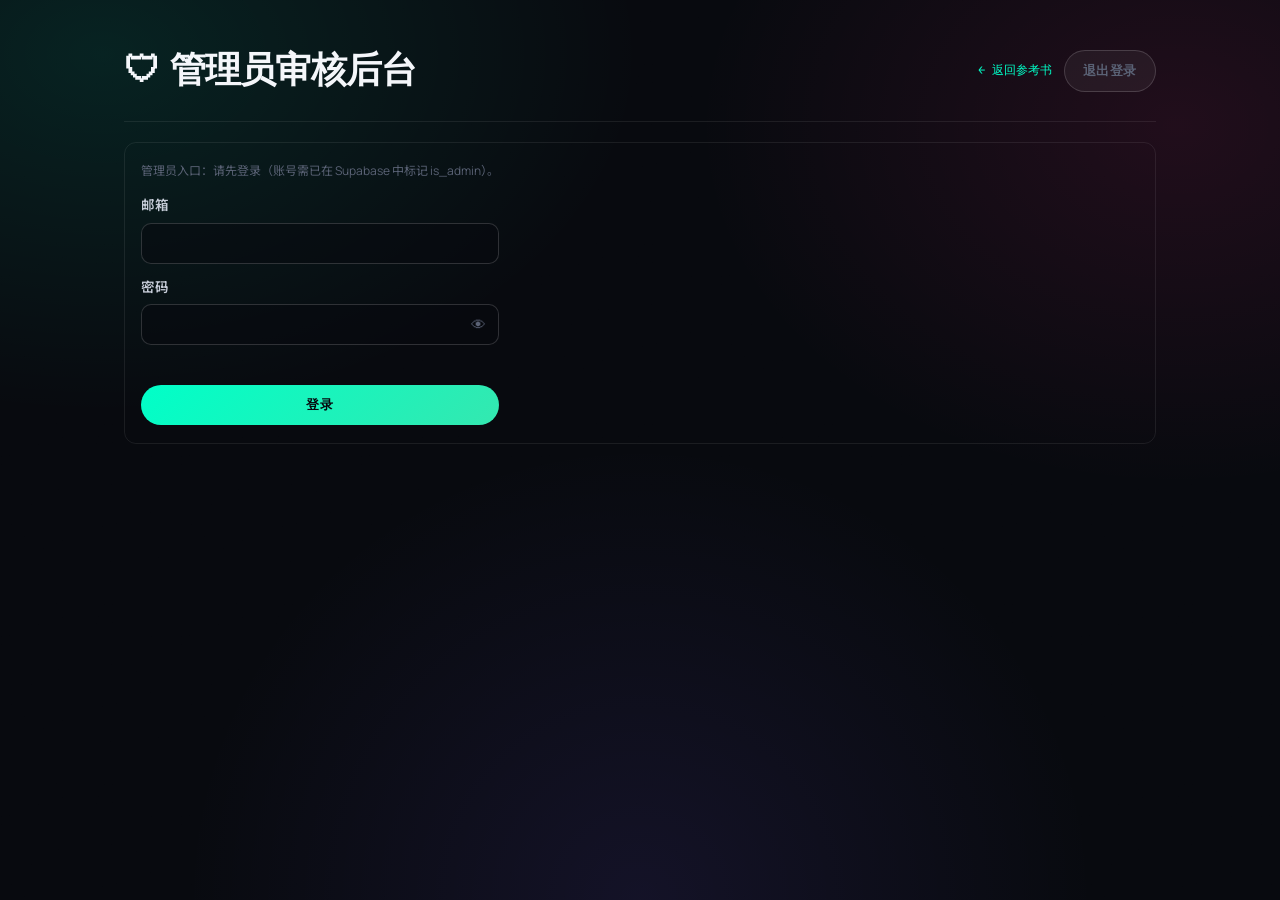
<file: admin.html>
﻿<!DOCTYPE html>
<html lang="zh-CN">
<head>
  <meta charset="UTF-8" />
  <meta name="viewport" content="width=device-width, initial-scale=1.0" />
  <meta name="robots" content="noindex" />
  <title>管理员审核后台 · AI 生图知识图谱</title>
  <link rel="icon" type="image/png" sizes="32x32" href="assets/favicon-32.png" />
  <link rel="icon" type="image/png" sizes="64x64" href="assets/favicon-64.png" />
  <link rel="preconnect" href="https://fonts.googleapis.com" />
  <link rel="preconnect" href="https://fonts.gstatic.com" crossorigin />
  <link href="https://fonts.googleapis.com/css2?family=Syne:wght@600;700;800&family=Manrope:wght@400;500;600;700&family=JetBrains+Mono:wght@400;500;600&family=Noto+Sans+SC:wght@400;500;700&display=swap" rel="stylesheet" />
  <link rel="stylesheet" href="css/style.css?v=20261010c" />
  <style>
    .adm-wrap { max-width: 1080px; margin: 0 auto; padding: 0 24px 80px; }
    .adm-head { display: flex; align-items: center; justify-content: space-between; flex-wrap: wrap; gap: 12px; padding: 40px 0 20px; border-bottom: 1px solid var(--line); margin-bottom: 20px; }
    .adm-head h1 { font-family: var(--font-display); font-weight: 800; font-size: clamp(24px, 4vw, 36px); color: var(--text-0); letter-spacing: -0.02em; }
    .adm-actions { display: flex; align-items: center; gap: 12px; font-family: var(--font-mono); font-size: 12px; }
    .adm-actions a { color: var(--c-mint); text-decoration: none; }
    .adm-actions a:hover { text-decoration: underline; }
    #admWho { color: var(--text-3); }
    .adm-section { margin-bottom: 28px; }
    .adm-section > h2 { font-family: var(--font-mono); font-size: 11px; letter-spacing: .2em; text-transform: uppercase; color: var(--c-mint); margin-bottom: 12px; }
    .adm-tabs { display: flex; flex-wrap: wrap; gap: 8px; margin-bottom: 16px; }
    .adm-tab { font-family: var(--font-mono); font-size: 12px; color: var(--text-2); background: transparent; border: 1px solid var(--line); border-radius: 100px; padding: 7px 14px; cursor: pointer; transition: all .18s; }
    .adm-tab:hover { color: var(--text-0); border-color: var(--line-strong); }
    .adm-tab.active { color: var(--c-mint); border-color: rgba(0,255,200,.45); background: rgba(0,255,200,.07); }
    .adm-tab .cnt { opacity: .7; margin-left: 4px; }
    .adm-list { display: flex; flex-direction: column; gap: 12px; }
    .adm-row { border: 1px solid var(--line); border-radius: 12px; padding: 16px 18px; background: var(--bg-card); }
    .adm-row-top { display: flex; align-items: center; gap: 10px; flex-wrap: wrap; }
    .adm-row-type { font-weight: 700; color: var(--text-0); font-size: 14.5px; }
    .adm-row-meta { font-family: var(--font-mono); font-size: 11px; color: var(--text-3); }
    .adm-summary { margin-top: 8px; font-size: 14px; color: var(--text-1); line-height: 1.65; }
    .adm-summary b { color: var(--text-0); }
    .adm-row-acts { display: flex; gap: 8px; margin-top: 12px; flex-wrap: wrap; }
    .adm-row-acts .kb-btn { padding: 7px 14px; font-size: 12px; }
    .kb-btn.ok { color: var(--c-mint); border-color: rgba(0,255,200,.4); background: rgba(0,255,200,.07); }
    .kb-btn.ok:hover { color: var(--c-mint); border-color: var(--c-mint); }
    .kb-btn.bad { color: var(--c-rose); border-color: rgba(255,46,136,.4); background: rgba(255,46,136,.06); }
    .kb-btn.bad:hover { color: var(--c-rose); border-color: var(--c-rose); }
    .kb-btn.mut { color: var(--text-3); }
    .adm-details { margin-top: 10px; }
    .adm-details summary { cursor: pointer; font-family: var(--font-mono); font-size: 11px; color: var(--text-3); letter-spacing: .06em; }
    .adm-details summary:hover { color: var(--c-cyan); }
    .adm-pre { margin-top: 8px; padding: 12px 14px; background: rgba(7,9,14,.6); border: 1px solid var(--line); border-radius: 8px; font-family: var(--font-mono); font-size: 12px; line-height: 1.6; color: var(--text-1); overflow-x: auto; max-height: 320px; }
    .adm-pat { display: flex; gap: 10px; flex-wrap: wrap; align-items: center; }
    .adm-pat .kb-input { max-width: 420px; font-family: var(--font-mono); font-size: 12px; }
    .adm-log { margin-top: 10px; font-family: var(--font-mono); font-size: 12px; line-height: 1.8; color: var(--text-2); white-space: pre-wrap; word-break: break-all; }
    .adm-log .l-ok { color: var(--c-mint); }
    .adm-log .l-err { color: var(--c-rose); }
    .adm-note { font-size: 12px; color: var(--text-3); line-height: 1.7; }
  </style>
</head>
<body>
  <div class="adm-wrap">
    <header class="adm-head">
      <h1>🛡 管理员审核后台</h1>
      <div class="adm-actions">
        <span id="admWho"></span>
        <a href="index.html">← 返回参考书</a>
        <button class="kb-btn mut" id="admLogout" type="button" hidden>退出登录</button>
      </div>
    </header>

    <div id="admGuard" class="kb-tip"><span>检查登录状态…</span></div>

    <main id="admMain" hidden>
      <!-- 发布同步 -->
      <section class="adm-section">
        <h2>① 发布同步（GitHub）</h2>
        <div class="kb-tip" style="width:100%">
          <p class="adm-note">将「已批准 + 已发布」的全部投稿<b>全量重建</b>为 <code>js/community-data.js</code> 并提交到仓库 main 分支（内容寻址幂等：无变化时自动跳过）。Pages 重建 30–90s，公网最长延迟 10 分钟。</p>
          <div class="adm-pat">
            <input class="kb-input" id="admPat" type="password" placeholder="GitHub Fine-grained PAT（仅本仓库 Contents: 读写）" autocomplete="off" />
            <button class="kb-btn" id="admPatSave" type="button">保存 PAT</button>
            <button class="kb-btn mut" id="admPatClear" type="button">清除</button>
          </div>
          <div class="adm-log" id="admPatState"></div>
          <p class="adm-note">PAT 创建：<a href="https://github.com/settings/personal-access-tokens/new" target="_blank" rel="noopener noreferrer" style="color:var(--c-cyan)">github.com/settings/personal-access-tokens/new</a> —— Repository access 仅勾选本仓库，Permissions 仅 Contents: Read and write，建议短有效期。PAT 只保存在你当前浏览器的 localStorage，不经过任何服务器。</p>
          <p class="adm-note">为什么换浏览器就"不见了"？PAT 按「设备 + 浏览器 + 站点域名」隔离存储（浏览器安全设计）：换浏览器、无痕窗口、或 localhost 与公网域名之间互不可见——并非丢失，回到原来保存的环境仍可用，换环境重新粘贴一次即可。</p>
          <button class="kb-btn primary" id="admSync" type="button">🚀 生成并同步到仓库</button>
          <div class="adm-log" id="admSyncLog"></div>
        </div>
      </section>

      <!-- 审核队列 -->
      <section class="adm-section">
        <h2>② 审核队列</h2>
        <div class="adm-tabs" id="admTabs"></div>
        <div style="display:flex;align-items:center;gap:10px;flex-wrap:wrap;margin-bottom:16px">
          <button class="kb-btn" id="admExport" type="button">📋 复制当前队列（AI 审查包 JSON）</button>
          <span class="adm-note">本地 AI agent 全自动审核接入：见 HANDOFF.md「本地 AI Agent 自动审核接入」</span>
        </div>
        <div class="adm-list" id="admList"></div>
      </section>
    </main>
  </div>

  <script src="js/config.js?v=20261005c"></script>
  <script src="js/vendor/supabase.umd.js?v=20261005a"></script>
  <script src="js/admin.js?v=20261005e"></script>
</body>
</html>
</file>
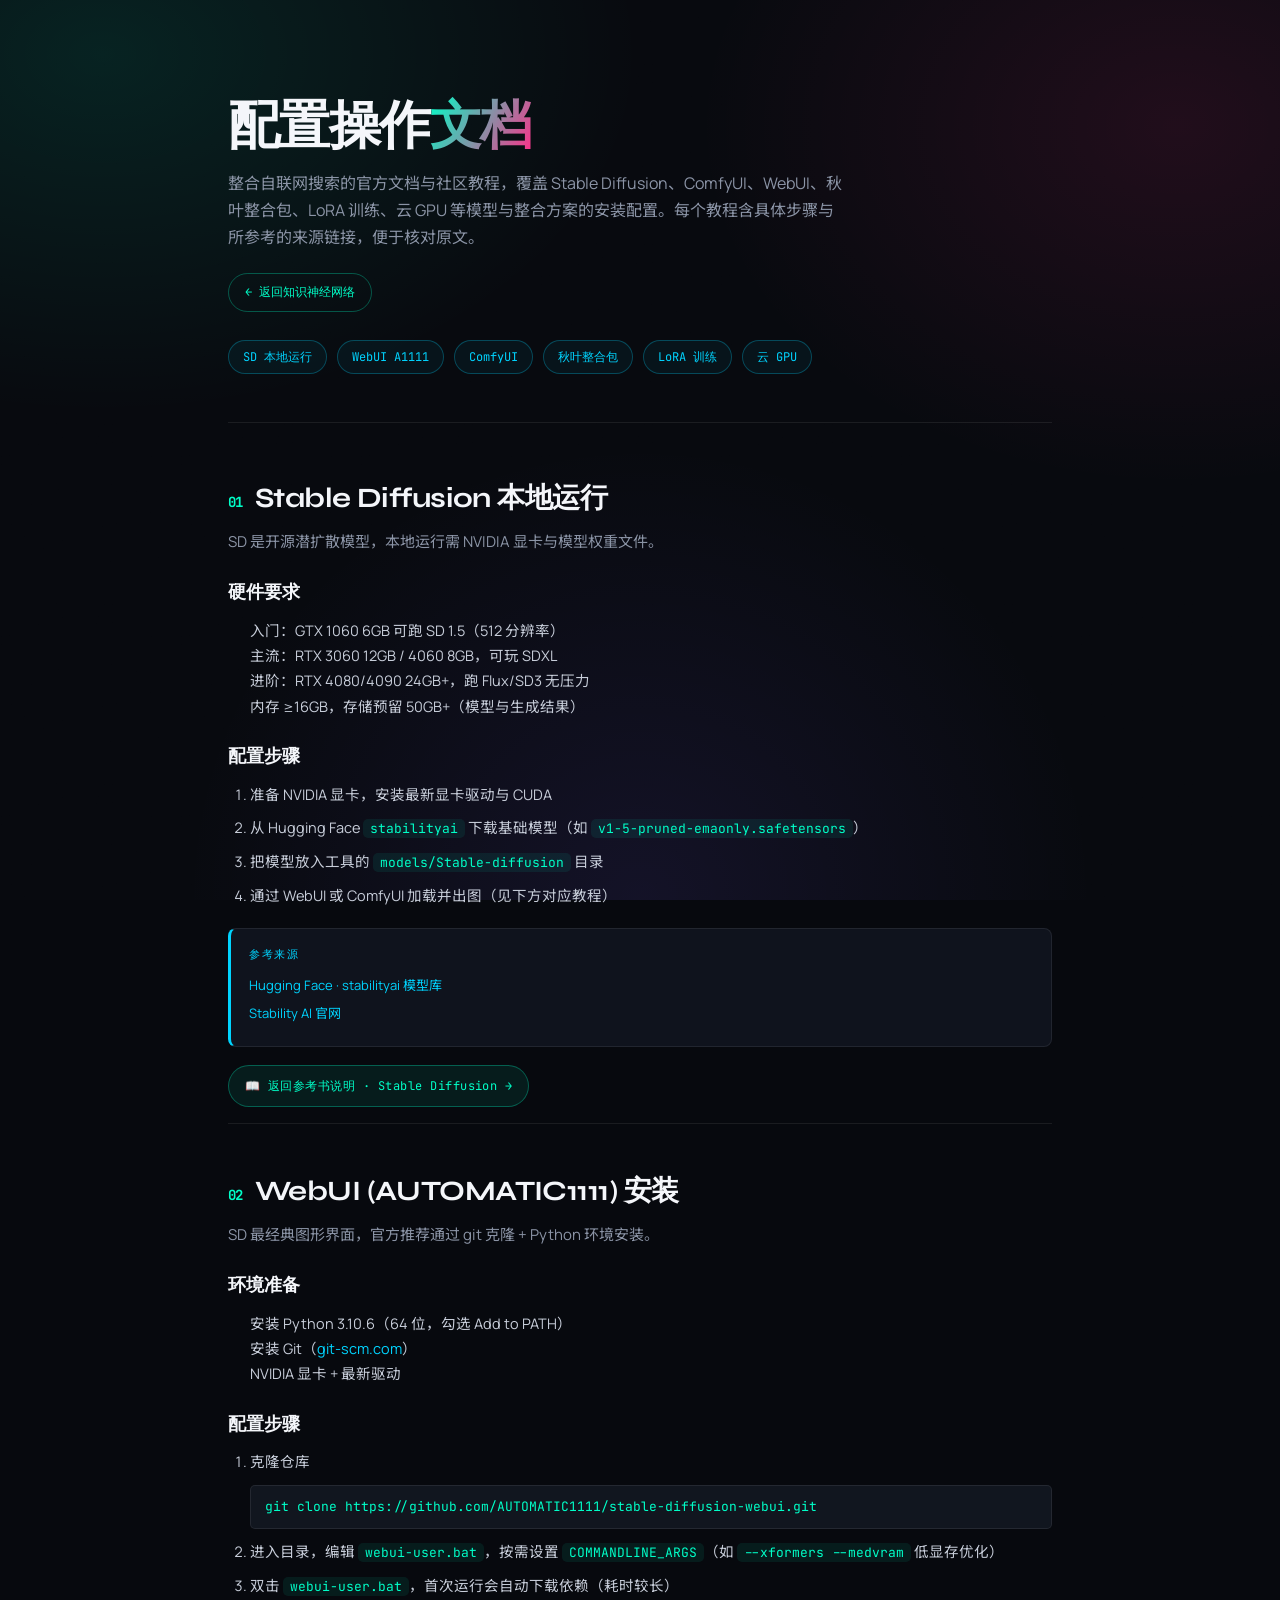
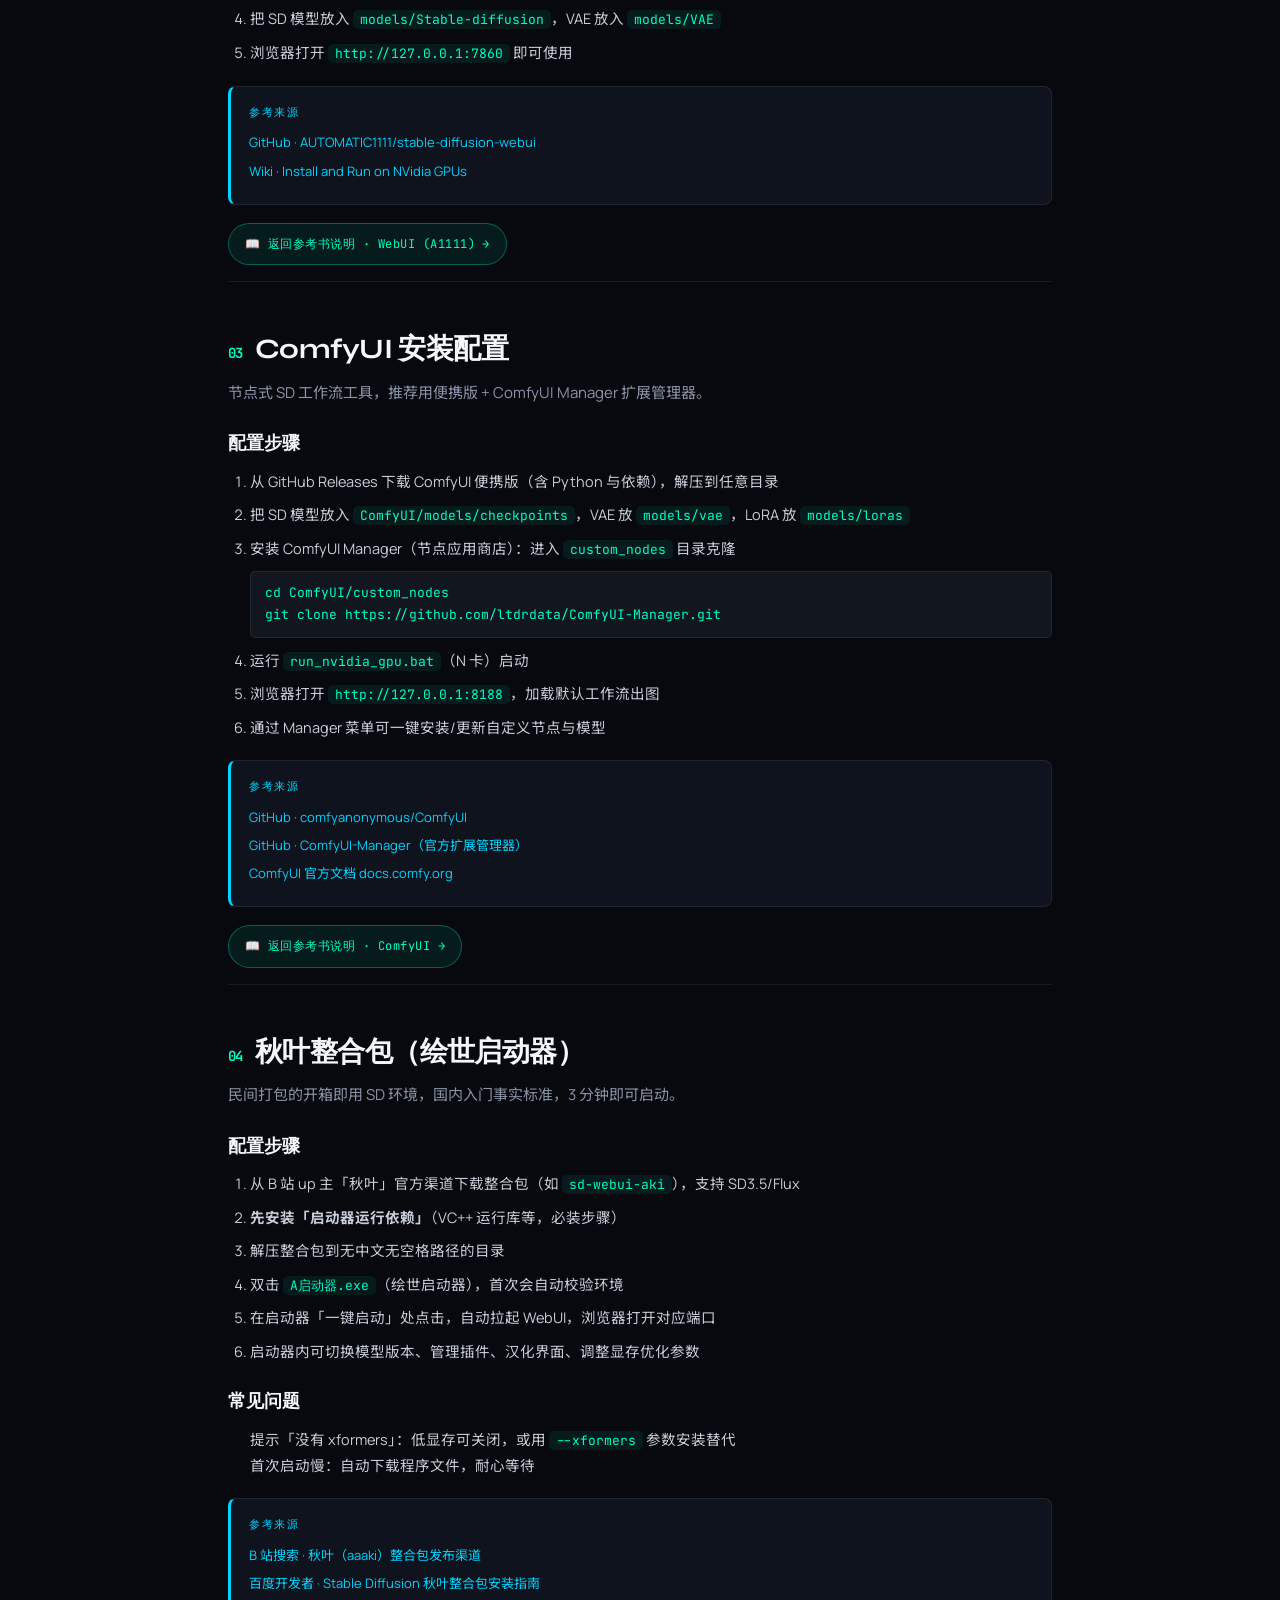
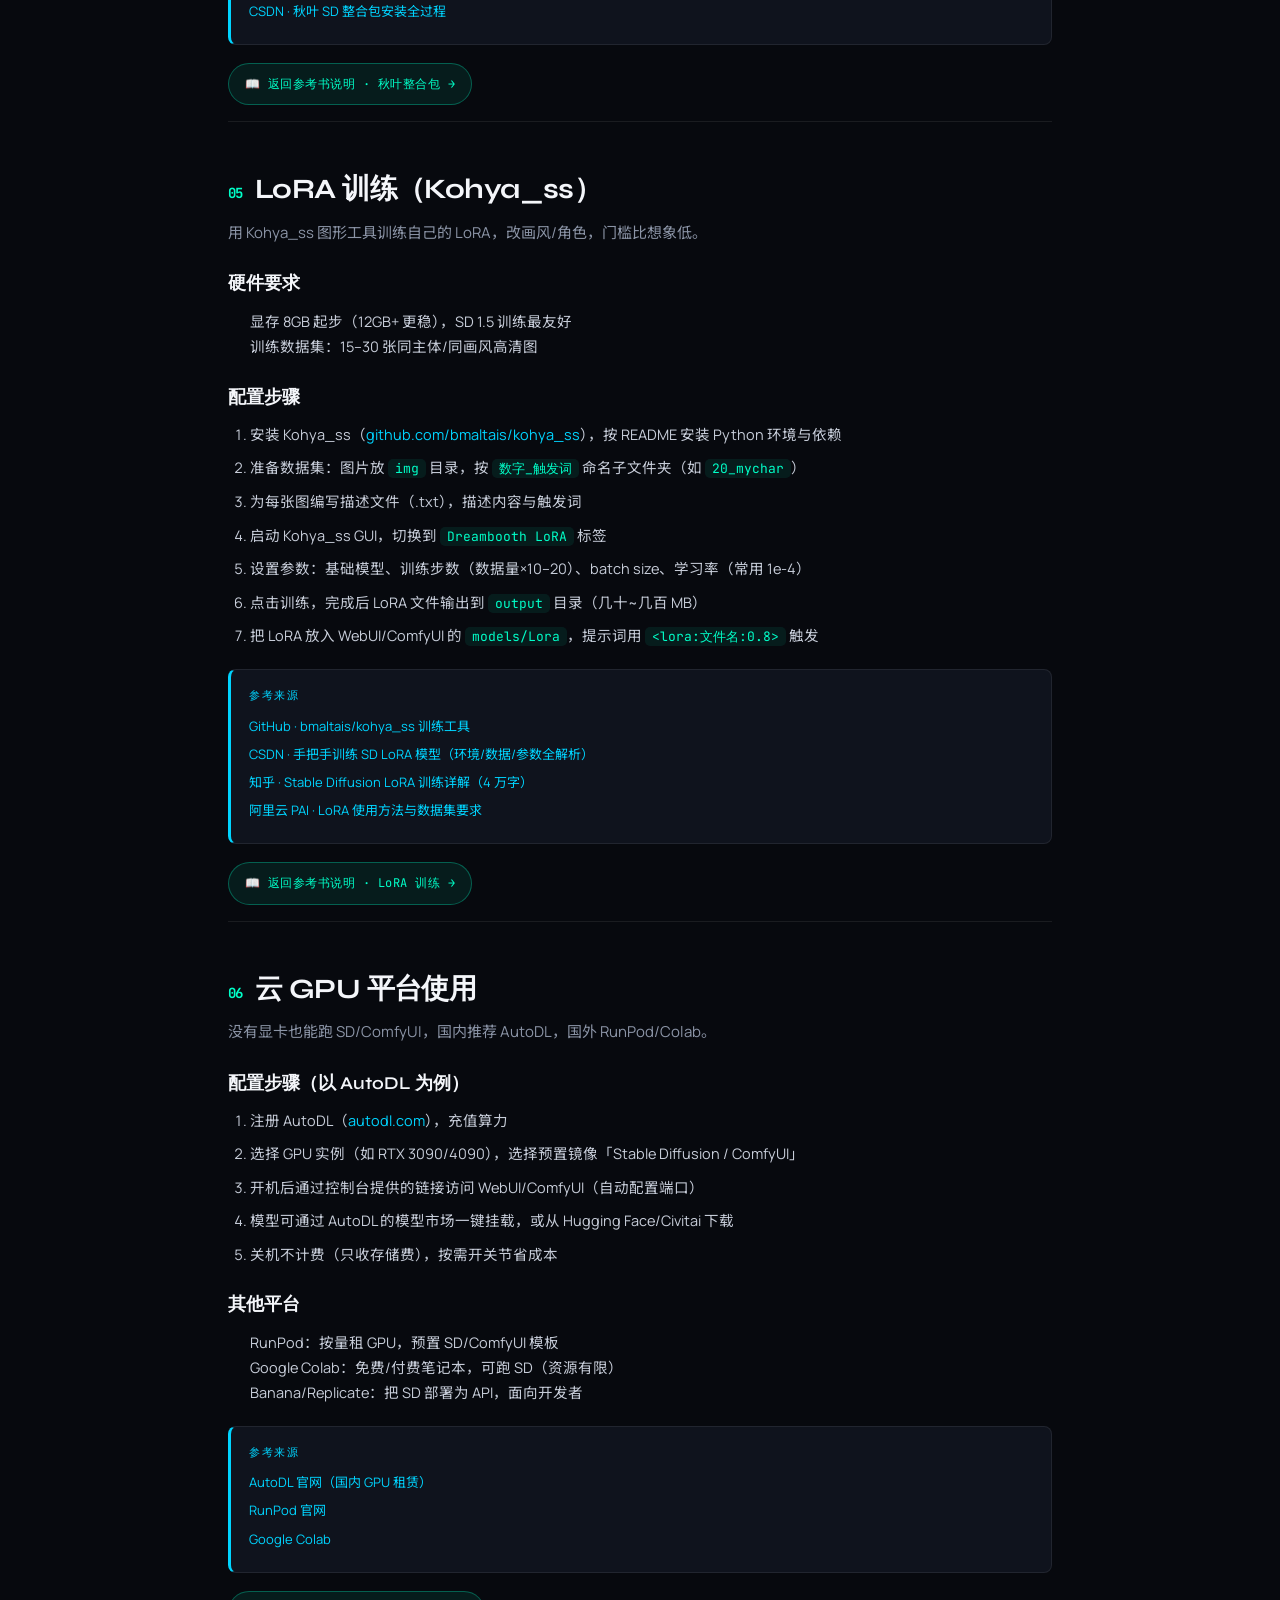
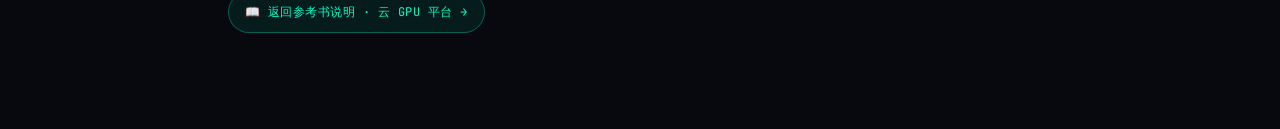
<file: docs.html>
﻿﻿﻿<!DOCTYPE html>
<html lang="zh-CN">
<head>
  <meta charset="UTF-8" />
  <meta name="viewport" content="width=device-width, initial-scale=1.0" />
  <meta name="description" content="AI 生图模型与整合方案的配置操作文档：ComfyUI、WebUI、秋叶整合包、LoRA 训练、云 GPU 等安装配置步骤与参考来源。" />
  <title>配置操作文档 · AI 生图知识图谱</title>
  <link rel="icon" type="image/png" sizes="32x32" href="assets/favicon-32.png" />
  <link rel="icon" type="image/png" sizes="64x64" href="assets/favicon-64.png" />
  <link rel="apple-touch-icon" sizes="180x180" href="assets/favicon-180.png" />
  <link rel="preconnect" href="https://fonts.googleapis.com" />
  <link rel="preconnect" href="https://fonts.gstatic.com" crossorigin />
  <link href="https://fonts.googleapis.com/css2?family=Syne:wght@600;700;800&family=Manrope:wght@400;500;600;700&family=JetBrains+Mono:wght@400;500&family=Noto+Sans+SC:wght@400;500;700&display=swap" rel="stylesheet" />
  <link rel="stylesheet" href="css/style.css?v=20261010c" />
  <style>
    .docs-wrap { max-width: 880px; margin: 0 auto; padding: 0 28px 80px; }
    .docs-hero { padding: 72px 0 40px; border-bottom: 1px solid var(--line); margin-bottom: 8px; }
    .docs-hero h1 { font-family: var(--font-display); font-weight: 800; font-size: clamp(32px, 5vw, 52px); letter-spacing: -0.03em; color: var(--text-0); line-height: 1.05; margin-bottom: 16px; }
    .docs-hero h1 .a { background: linear-gradient(120deg, var(--c-mint), var(--c-rose)); -webkit-background-clip: text; background-clip: text; -webkit-text-fill-color: transparent; }
    .docs-hero p { color: var(--text-2); font-size: 16px; max-width: 620px; line-height: 1.7; }
    .docs-back { display: inline-flex; align-items: center; gap: 8px; margin-top: 22px; font-family: var(--font-mono); font-size: 12px; color: var(--c-mint); padding: 8px 16px; border: 1px solid rgba(0,255,200,0.3); border-radius: 100px; transition: all .2s; }
    .docs-back:hover { background: rgba(0,255,200,0.1); }
    .docs-toc { display: flex; flex-wrap: wrap; gap: 10px; margin: 28px 0 8px; }
    .docs-toc a { font-family: var(--font-mono); font-size: 12px; color: var(--c-cyan); padding: 6px 14px; border: 1px solid rgba(0,212,255,0.28); border-radius: 100px; background: rgba(0,212,255,0.05); transition: all .18s; }
    .docs-toc a:hover { background: rgba(0,212,255,0.16); color: var(--text-0); }
    .doc-sec { padding: 44px 0 16px; border-bottom: 1px solid var(--line); scroll-margin-top: 24px; }
    .doc-sec:last-of-type { border-bottom: none; }
    .doc-sec h2 { font-family: var(--font-display); font-weight: 700; font-size: 28px; color: var(--text-0); letter-spacing: -0.02em; margin-bottom: 6px; }
    .doc-sec h2 .n { color: var(--c-mint); font-family: var(--font-mono); font-size: 14px; margin-right: 12px; }
    .doc-sec .lead { color: var(--text-2); font-size: 15px; margin-bottom: 22px; }
    .doc-sec h3 { font-family: var(--font-display); font-weight: 600; font-size: 18px; color: var(--text-0); margin: 22px 0 10px; }
    .doc-sec p, .doc-sec li { color: var(--text-1); font-size: 14.5px; line-height: 1.75; }
    .doc-sec ol, .doc-sec ul { margin: 10px 0 16px; padding-left: 22px; }
    .doc-sec ol li { margin-bottom: 8px; }
    .doc-sec code, .doc-cmd { font-family: var(--font-mono); font-size: 13px; background: rgba(0,255,200,0.08); color: var(--c-mint); padding: 1px 7px; border-radius: 5px; }
    .doc-cmd { display: block; margin: 10px 0; padding: 10px 14px; background: var(--bg-2); border: 1px solid var(--line); color: var(--c-mint); white-space: pre-wrap; word-break: break-all; }
    .doc-src { margin-top: 20px; padding: 16px 18px; background: var(--bg-card); border: 1px solid var(--line); border-left: 3px solid var(--c-cyan); border-radius: 8px; }
    .doc-src .t { font-family: var(--font-mono); font-size: 11px; letter-spacing: .15em; text-transform: uppercase; color: var(--c-cyan); margin-bottom: 10px; }
    .doc-src a { display: block; font-size: 13px; color: var(--c-cyan); margin-bottom: 6px; word-break: break-all; }
    .doc-src a:hover { color: var(--text-0); }
    .doc-src a .h { color: var(--text-2); }
    .doc-sec h2 .comm-badge { font-family: var(--font-mono); font-size: 10px; letter-spacing: .12em; color: var(--c-amber); border: 1px solid rgba(255,184,0,.35); background: rgba(255,184,0,.08); border-radius: 100px; padding: 3px 10px; margin-left: 12px; vertical-align: middle; font-weight: 500; }
  </style>
</head>
<body>
  <div class="docs-wrap">
    <section class="docs-hero">
      <h1>配置操作<span class="a">文档</span></h1>
      <p>整合自联网搜索的官方文档与社区教程，覆盖 Stable Diffusion、ComfyUI、WebUI、秋叶整合包、LoRA 训练、云 GPU 等模型与整合方案的安装配置。每个教程含具体步骤与所参考的来源链接，便于核对原文。</p>
      <a class="docs-back" href="network.html">← 返回知识神经网络</a>
      <div class="docs-toc">
        <a href="#sd">SD 本地运行</a>
        <a href="#webui">WebUI A1111</a>
        <a href="#comfyui">ComfyUI</a>
        <a href="#pack">秋叶整合包</a>
        <a href="#lora">LoRA 训练</a>
        <a href="#cloud">云 GPU</a>
      </div>
    </section>

    <section class="doc-sec" id="sd">
      <h2><span class="n">01</span>Stable Diffusion 本地运行</h2>
      <p class="lead">SD 是开源潜扩散模型，本地运行需 NVIDIA 显卡与模型权重文件。</p>
      <h3>硬件要求</h3>
      <ul>
        <li>入门：GTX 1060 6GB 可跑 SD 1.5（512 分辨率）</li>
        <li>主流：RTX 3060 12GB / 4060 8GB，可玩 SDXL</li>
        <li>进阶：RTX 4080/4090 24GB+，跑 Flux/SD3 无压力</li>
        <li>内存 ≥16GB，存储预留 50GB+（模型与生成结果）</li>
      </ul>
      <h3>配置步骤</h3>
      <ol>
        <li>准备 NVIDIA 显卡，安装最新显卡驱动与 CUDA</li>
        <li>从 Hugging Face <code>stabilityai</code> 下载基础模型（如 <code>v1-5-pruned-emaonly.safetensors</code>）</li>
        <li>把模型放入工具的 <code>models/Stable-diffusion</code> 目录</li>
        <li>通过 WebUI 或 ComfyUI 加载并出图（见下方对应教程）</li>
      </ol>
      <div class="doc-src">
        <div class="t">参考来源</div>
        <a href="https://huggingface.co/stabilityai" target="_blank" rel="noopener">Hugging Face · stabilityai 模型库</a>
        <a href="https://stability.ai/" target="_blank" rel="noopener">Stability AI 官网</a>
      </div>
    </section>

    <section class="doc-sec" id="webui">
      <h2><span class="n">02</span>WebUI (AUTOMATIC1111) 安装</h2>
      <p class="lead">SD 最经典图形界面，官方推荐通过 git 克隆 + Python 环境安装。</p>
      <h3>环境准备</h3>
      <ul>
        <li>安装 Python 3.10.6（64 位，勾选 Add to PATH）</li>
        <li>安装 Git（<a href="https://git-scm.com" target="_blank" rel="noopener" style="color:var(--c-cyan)">git-scm.com</a>）</li>
        <li>NVIDIA 显卡 + 最新驱动</li>
      </ul>
      <h3>配置步骤</h3>
      <ol>
        <li>克隆仓库</li>
        <div class="doc-cmd">git clone https://github.com/AUTOMATIC1111/stable-diffusion-webui.git</div>
        <li>进入目录，编辑 <code>webui-user.bat</code>，按需设置 <code>COMMANDLINE_ARGS</code>（如 <code>--xformers --medvram</code> 低显存优化）</li>
        <li>双击 <code>webui-user.bat</code>，首次运行会自动下载依赖（耗时较长）</li>
        <li>把 SD 模型放入 <code>models/Stable-diffusion</code>，VAE 放入 <code>models/VAE</code></li>
        <li>浏览器打开 <code>http://127.0.0.1:7860</code> 即可使用</li>
      </ol>
      <div class="doc-src">
        <div class="t">参考来源</div>
        <a href="https://github.com/AUTOMATIC1111/stable-diffusion-webui" target="_blank" rel="noopener">GitHub · AUTOMATIC1111/stable-diffusion-webui</a>
        <a href="https://github.com/AUTOMATIC1111/stable-diffusion-webui/wiki/Install-and-Run-on-NVidia-GPUs" target="_blank" rel="noopener">Wiki · Install and Run on NVidia GPUs</a>
      </div>
    </section>

    <section class="doc-sec" id="comfyui">
      <h2><span class="n">03</span>ComfyUI 安装配置</h2>
      <p class="lead">节点式 SD 工作流工具，推荐用便携版 + ComfyUI Manager 扩展管理器。</p>
      <h3>配置步骤</h3>
      <ol>
        <li>从 GitHub Releases 下载 ComfyUI 便携版（含 Python 与依赖），解压到任意目录</li>
        <li>把 SD 模型放入 <code>ComfyUI/models/checkpoints</code>，VAE 放 <code>models/vae</code>，LoRA 放 <code>models/loras</code></li>
        <li>安装 ComfyUI Manager（节点应用商店）：进入 <code>custom_nodes</code> 目录克隆</li>
        <div class="doc-cmd">cd ComfyUI/custom_nodes
git clone https://github.com/ltdrdata/ComfyUI-Manager.git</div>
        <li>运行 <code>run_nvidia_gpu.bat</code>（N 卡）启动</li>
        <li>浏览器打开 <code>http://127.0.0.1:8188</code>，加载默认工作流出图</li>
        <li>通过 Manager 菜单可一键安装/更新自定义节点与模型</li>
      </ol>
      <div class="doc-src">
        <div class="t">参考来源</div>
        <a href="https://github.com/comfyanonymous/ComfyUI" target="_blank" rel="noopener">GitHub · comfyanonymous/ComfyUI</a>
        <a href="https://github.com/ltdrdata/ComfyUI-Manager" target="_blank" rel="noopener">GitHub · ComfyUI-Manager（官方扩展管理器）</a>
        <a href="https://docs.comfy.org/" target="_blank" rel="noopener">ComfyUI 官方文档 docs.comfy.org</a>
      </div>
    </section>

    <section class="doc-sec" id="pack">
      <h2><span class="n">04</span>秋叶整合包（绘世启动器）</h2>
      <p class="lead">民间打包的开箱即用 SD 环境，国内入门事实标准，3 分钟即可启动。</p>
      <h3>配置步骤</h3>
      <ol>
        <li>从 B 站 up 主「秋叶」官方渠道下载整合包（如 <code>sd-webui-aki</code>），支持 SD3.5/Flux</li>
        <li><b>先安装「启动器运行依赖」</b>（VC++ 运行库等，必装步骤）</li>
        <li>解压整合包到无中文无空格路径的目录</li>
        <li>双击 <code>A启动器.exe</code>（绘世启动器），首次会自动校验环境</li>
        <li>在启动器「一键启动」处点击，自动拉起 WebUI，浏览器打开对应端口</li>
        <li>启动器内可切换模型版本、管理插件、汉化界面、调整显存优化参数</li>
      </ol>
      <h3>常见问题</h3>
      <ul>
        <li>提示「没有 xformers」：低显存可关闭，或用 <code>--xformers</code> 参数安装替代</li>
        <li>首次启动慢：自动下载程序文件，耐心等待</li>
      </ul>
      <div class="doc-src">
        <div class="t">参考来源</div>
        <a href="https://search.bilibili.com/all?keyword=%E7%A7%8B%E5%8F%B6" target="_blank" rel="noopener">B 站搜索 · 秋叶（aaaki）整合包发布渠道</a>
        <a href="https://developer.baidu.com/article/details/3265996" target="_blank" rel="noopener">百度开发者 · Stable Diffusion 秋叶整合包安装指南</a>
        <a href="https://blog.csdn.net/m0_64365896/article/details/145851523" target="_blank" rel="noopener">CSDN · 秋叶 SD 整合包安装全过程</a>
      </div>
    </section>

    <section class="doc-sec" id="lora">
      <h2><span class="n">05</span>LoRA 训练（Kohya_ss）</h2>
      <p class="lead">用 Kohya_ss 图形工具训练自己的 LoRA，改画风/角色，门槛比想象低。</p>
      <h3>硬件要求</h3>
      <ul>
        <li>显存 8GB 起步（12GB+ 更稳），SD 1.5 训练最友好</li>
        <li>训练数据集：15–30 张同主体/同画风高清图</li>
      </ul>
      <h3>配置步骤</h3>
      <ol>
        <li>安装 Kohya_ss（<a href="https://github.com/bmaltais/kohya_ss" target="_blank" rel="noopener" style="color:var(--c-cyan)">github.com/bmaltais/kohya_ss</a>），按 README 安装 Python 环境与依赖</li>
        <li>准备数据集：图片放 <code>img</code> 目录，按 <code>数字_触发词</code> 命名子文件夹（如 <code>20_mychar</code>）</li>
        <li>为每张图编写描述文件（.txt），描述内容与触发词</li>
        <li>启动 Kohya_ss GUI，切换到 <code>Dreambooth LoRA</code> 标签</li>
        <li>设置参数：基础模型、训练步数（数据量×10–20）、batch size、学习率（常用 1e-4）</li>
        <li>点击训练，完成后 LoRA 文件输出到 <code>output</code> 目录（几十~几百 MB）</li>
        <li>把 LoRA 放入 WebUI/ComfyUI 的 <code>models/Lora</code>，提示词用 <code>&lt;lora:文件名:0.8&gt;</code> 触发</li>
      </ol>
      <div class="doc-src">
        <div class="t">参考来源</div>
        <a href="https://github.com/bmaltais/kohya_ss" target="_blank" rel="noopener">GitHub · bmaltais/kohya_ss 训练工具</a>
        <a href="https://blog.csdn.net/weixin_33402252/article/details/165789355" target="_blank" rel="noopener">CSDN · 手把手训练 SD LoRA 模型（环境/数据/参数全解析）</a>
        <a href="https://zhuanlan.zhihu.com/p/671353062" target="_blank" rel="noopener">知乎 · Stable Diffusion LoRA 训练详解（4 万字）</a>
        <a href="https://help.aliyun.com/zh/pai/untitled-document-1700636579019" target="_blank" rel="noopener">阿里云 PAI · LoRA 使用方法与数据集要求</a>
      </div>
    </section>

    <section class="doc-sec" id="cloud">
      <h2><span class="n">06</span>云 GPU 平台使用</h2>
      <p class="lead">没有显卡也能跑 SD/ComfyUI，国内推荐 AutoDL，国外 RunPod/Colab。</p>
      <h3>配置步骤（以 AutoDL 为例）</h3>
      <ol>
        <li>注册 AutoDL（<a href="https://www.autodl.com" target="_blank" rel="noopener" style="color:var(--c-cyan)">autodl.com</a>），充值算力</li>
        <li>选择 GPU 实例（如 RTX 3090/4090），选择预置镜像「Stable Diffusion / ComfyUI」</li>
        <li>开机后通过控制台提供的链接访问 WebUI/ComfyUI（自动配置端口）</li>
        <li>模型可通过 AutoDL 的模型市场一键挂载，或从 Hugging Face/Civitai 下载</li>
        <li>关机不计费（只收存储费），按需开关节省成本</li>
      </ol>
      <h3>其他平台</h3>
      <ul>
        <li>RunPod：按量租 GPU，预置 SD/ComfyUI 模板</li>
        <li>Google Colab：免费/付费笔记本，可跑 SD（资源有限）</li>
        <li>Banana/Replicate：把 SD 部署为 API，面向开发者</li>
      </ul>
      <div class="doc-src">
        <div class="t">参考来源</div>
        <a href="https://www.autodl.com" target="_blank" rel="noopener">AutoDL 官网（国内 GPU 租赁）</a>
        <a href="https://www.runpod.io" target="_blank" rel="noopener">RunPod 官网</a>
        <a href="https://colab.research.google.com" target="_blank" rel="noopener">Google Colab</a>
      </div>
    </section>
  </div>
  <script>
  // 反向映射：每个配置教程 section 末尾注入「返回参考书说明」链接
  (function () {
    var MAP = [
      ["sd", "models-b0", "Stable Diffusion"],
      ["webui", "tools-b0", "WebUI (A1111)"],
      ["comfyui", "tools-b1", "ComfyUI"],
      ["pack", "tools-b2", "秋叶整合包"],
      ["lora", "fine-tuning-b0", "LoRA 训练"],
      ["cloud", "tools-b3", "云 GPU 平台"]
    ];
    MAP.forEach(function (m) {
      var sec = document.getElementById(m[0]); if (!sec) return;
      var a = document.createElement("a");
      a.href = "index.html#" + m[1];
      a.innerHTML = "📖 返回参考书说明 · " + m[2] + " →";
      Object.assign(a.style, {
        display: "inline-flex", alignItems: "center", gap: "6px",
        marginTop: "18px", padding: "10px 16px", borderRadius: "100px",
        fontFamily: "var(--font-mono)", fontSize: "12px", letterSpacing: "0.04em",
        color: "#00ffc8", background: "rgba(0,255,200,0.08)",
        border: "1px solid rgba(0,255,200,0.3)", textDecoration: "none",
        transition: "all .18s"
      });
      a.onmouseenter = function () { this.style.background = "rgba(0,255,200,0.16)"; this.style.transform = "translateY(-1px)"; };
      a.onmouseleave = function () { this.style.background = "rgba(0,255,200,0.08)"; this.style.transform = ""; };
      sec.appendChild(a);
    });
  })();
  </script>
  <script src="js/community-data.js?v=cb1"></script>
  <script>
  // 社区教程动态渲染（数据源：js/community-data.js，由审核后台同步生成）
  (function () {
    try {
      var CD = window.COMMUNITY_DATA;
      var wrap = document.querySelector(".docs-wrap");
      var toc = document.querySelector(".docs-toc");
      if (!CD || !wrap || !Array.isArray(CD.tutorials) || !CD.tutorials.length) return;
      var esc = function (s) { return String(s).replace(/[&<>"]/g, function (c) { return { "&": "&amp;", "<": "&lt;", ">": "&gt;", '"': "&quot;" }[c]; }); };
      var okUrl = function (u) { return typeof u === "string" && /^https:\/\//i.test(u.trim()); };
      var seq = 0;
      CD.tutorials.forEach(function (t) {
        if (!t || !t.title) return;
        seq += 1;
        var sec = document.createElement("section");
        sec.className = "doc-sec";
        sec.id = t.id || ("c-doc-" + seq);
        var html = '<h2><span class="n">C' + seq + '</span>' + esc(t.title) + '<span class="comm-badge">社区贡献</span></h2>';
        if (t.lead) html += '<p class="lead">' + esc(t.lead) + '</p>';
        (t.parts || []).forEach(function (p) {
          if (!p) return;
          if (p.h3) html += '<h3>' + esc(p.h3) + '</h3>';
          (p.paras || []).forEach(function (x) { html += '<p>' + esc(x) + '</p>'; });
          if (p.bullets && p.bullets.length) html += '<ul>' + p.bullets.map(function (x) { return '<li>' + esc(x) + '</li>'; }).join("") + '</ul>';
          if (p.steps && p.steps.length) html += '<ol>' + p.steps.map(function (x) { return '<li>' + esc(x) + '</li>'; }).join("") + '</ol>';
          (p.cmds || []).forEach(function (x) { html += '<div class="doc-cmd">' + esc(x) + '</div>'; });
        });
        var srcs = (t.sources || []).filter(function (s) { return s && okUrl(s.url); });
        if (srcs.length) {
          html += '<div class="doc-src"><div class="t">参考来源</div>' + srcs.map(function (s) {
            return '<a href="' + esc(s.url) + '" target="_blank" rel="noopener noreferrer">' + esc(s.label || s.url) + '</a>';
          }).join("") + '</div>';
        }
        sec.innerHTML = html;
        wrap.appendChild(sec);
        if (toc) {
          var a = document.createElement("a");
          a.href = "#" + sec.id;
          a.textContent = "C" + seq + " " + t.title;
          toc.appendChild(a);
        }
      });
    } catch (e) { console.warn("[community] 教程渲染失败", e); }
  })();
  </script>
</body>
</html>
</file>
<file: css/style.css>
/* =====================================================================
 * AI 生图知识体系 · 核心样式
 * 美学方向：暗色科技 + 杂志编辑感 + 知识图谱
 * ===================================================================== */

/* ---------- 1. 设计令牌 ---------- */
:root {
  /* 配色：深墨底 + 双重点色 */
  --bg-0: #07090e;
  --bg-1: #0a0e14;
  --bg-2: #11161f;
  --bg-3: #161c28;
  --bg-card: rgba(22, 28, 40, 0.6);
  --line: rgba(255, 255, 255, 0.08);
  --line-strong: rgba(255, 255, 255, 0.16);

  /* 文字 */
  --text-0: #f4f6fa;
  --text-1: #c7cdd9;
  --text-2: #8b94a6;
  --text-3: #5a6275;

  /* 强调色 */
  --c-mint: #00ffc8;     /* 霓虹青绿 - 主 */
  --c-rose: #ff2e88;     /* 玫红 - 副 */
  --c-violet: #7c5cff;   /* 紫 */
  --c-amber: #ffb800;    /* 琥珀 */
  --c-cyan: #00d4ff;     /* 青蓝 */

  /* 字体 */
  --font-display: "Syne", "Noto Serif SC", serif;
  --font-body: "Manrope", "Noto Sans SC", system-ui, sans-serif;
  --font-mono: "JetBrains Mono", "Noto Sans Mono", monospace;

  /* 尺寸 */
  --sidebar-w: 280px;
  --max-content: 1100px;
  --radius: 14px;
  --radius-sm: 8px;

  /* 动效 */
  --ease: cubic-bezier(0.16, 1, 0.3, 1);
  --dur: 0.4s;
}

/* ---------- 2. 基础重置 ---------- */
*, *::before, *::after { box-sizing: border-box; }
* { margin: 0; padding: 0; }

html { scroll-behavior: smooth; -webkit-text-size-adjust: 100%; }

body {
  font-family: var(--font-body);
  background: var(--bg-0);
  color: var(--text-1);
  line-height: 1.7;
  font-size: 16px;
  font-weight: 400;
  overflow-x: hidden;
  min-height: 100vh;
}

/* 全局氛围层：渐变 mesh + 噪点 */
body::before {
  content: "";
  position: fixed; inset: 0; z-index: -2;
  background:
    radial-gradient(900px 600px at 8% 6%, rgba(0,255,200,0.10), transparent 60%),
    radial-gradient(800px 600px at 92% 14%, rgba(255,46,136,0.10), transparent 60%),
    radial-gradient(700px 700px at 50% 100%, rgba(124,92,255,0.10), transparent 65%),
    var(--bg-0);
  pointer-events: none;
}
body::after {
  content: "";
  position: fixed; inset: 0; z-index: -1;
  background-image: url("data:image/svg+xml;utf8,<svg xmlns='http://www.w3.org/2000/svg' width='180' height='180'><filter id='n'><feTurbulence type='fractalNoise' baseFrequency='0.85' numOctaves='2' stitchTiles='stitch'/><feColorMatrix values='0 0 0 0 1 0 0 0 0 1 0 0 0 0 1 0 0 0 0.06 0'/></filter><rect width='100%25' height='100%25' filter='url(%23n)'/></svg>");
  opacity: 0.5;
  mix-blend-mode: overlay;
  pointer-events: none;
}

a { color: inherit; text-decoration: none; }
button { font-family: inherit; cursor: pointer; border: none; background: none; color: inherit; }
img { max-width: 100%; display: block; }
ul { list-style: none; }

::selection { background: var(--c-mint); color: var(--bg-0); }

/* 滚动条 */
::-webkit-scrollbar { width: 10px; height: 10px; }
::-webkit-scrollbar-track { background: transparent; }
::-webkit-scrollbar-thumb { background: var(--line-strong); border-radius: 10px; }
::-webkit-scrollbar-thumb:hover { background: var(--c-mint); }

/* ---------- 3. 整体布局 ---------- */
.app {
  display: grid;
  grid-template-columns: var(--sidebar-w) 1fr;
  min-height: 100vh;
}

/* ---------- 4. 侧边栏 ---------- */
.sidebar {
  position: sticky; top: 0;
  height: 100vh;
  background: linear-gradient(180deg, var(--bg-1) 0%, var(--bg-0) 100%);
  border-right: 1px solid var(--line);
  display: flex; flex-direction: column;
  z-index: 50;
  overflow: hidden;
}

.brand {
  padding: 28px 24px 22px;
  border-bottom: 1px solid var(--line);
  position: relative;
}
.brand::after {
  content: "";
  position: absolute; left: 24px; right: 24px; bottom: -1px; height: 1px;
  background: linear-gradient(90deg, var(--c-mint), transparent);
}
.brand-mark {
  display: flex; align-items: center; gap: 12px;
  margin-bottom: 10px;
}
.brand-glyph {
  width: 38px; height: 38px;
  display: grid; place-items: center;
  background: linear-gradient(135deg, var(--c-mint), var(--c-rose));
  color: var(--bg-0);
  font-family: var(--font-display);
  font-weight: 800; font-size: 22px;
  border-radius: 10px;
  box-shadow: 0 0 24px rgba(0,255,200,0.4);
  transform: rotate(-4deg);
}
.brand-glyph img {
  width: 118%; height: 118%;
  object-fit: contain; display: block;
  margin: -10% auto 0;
  filter: drop-shadow(0 2px 5px rgba(0,0,0,0.35));
}
.brand-title {
  font-family: var(--font-display);
  font-weight: 800;
  font-size: 20px;
  letter-spacing: -0.02em;
  color: var(--text-0);
  line-height: 1.1;
}
.brand-sub {
  font-family: var(--font-mono);
  font-size: 10.5px;
  color: var(--c-mint);
  letter-spacing: 0.18em;
  text-transform: uppercase;
  margin-top: 4px;
}

.nav {
  flex: 1;
  overflow-y: auto;
  padding: 18px 12px 24px;
}
.nav-label {
  font-family: var(--font-mono);
  font-size: 10px;
  letter-spacing: 0.2em;
  text-transform: uppercase;
  color: var(--text-3);
  padding: 8px 12px 6px;
}
.nav-item {
  display: flex; align-items: center; gap: 12px;
  padding: 10px 12px;
  border-radius: var(--radius-sm);
  color: var(--text-2);
  font-size: 14.5px;
  font-weight: 500;
  margin-bottom: 2px;
  position: relative;
  transition: all 0.2s var(--ease);
  cursor: pointer;
}
.nav-item:hover {
  background: var(--bg-2);
  color: var(--text-0);
}
.nav-item .num {
  font-family: var(--font-mono);
  font-size: 10px;
  color: var(--text-3);
  width: 22px;
  letter-spacing: 0.05em;
}
.nav-item .ic {
  font-family: var(--font-display);
  font-size: 16px;
  width: 18px;
  text-align: center;
  color: var(--c-mint);
  opacity: 0.7;
}
.nav-item .lbl { flex: 1; }
.nav-item .en {
  font-family: var(--font-mono);
  font-size: 10px;
  color: var(--text-3);
  letter-spacing: 0.04em;
}
.nav-item.active {
  background: linear-gradient(90deg, rgba(0,255,200,0.12), transparent);
  color: var(--text-0);
}
.nav-item.active::before {
  content: "";
  position: absolute; left: 0; top: 8px; bottom: 8px; width: 3px;
  background: var(--c-mint);
  border-radius: 3px;
  box-shadow: 0 0 12px var(--c-mint);
}
.nav-item.active .ic { opacity: 1; }

.sidebar-foot {
  padding: 16px 24px;
  border-top: 1px solid var(--line);
  font-family: var(--font-mono);
  font-size: 10.5px;
  color: var(--text-3);
  letter-spacing: 0.05em;
}
.sidebar-foot .dot {
  display: inline-block;
  width: 6px; height: 6px;
  background: var(--c-mint);
  border-radius: 50%;
  margin-right: 8px;
  box-shadow: 0 0 8px var(--c-mint);
  animation: pulse 2s infinite;
}
@keyframes pulse { 0%,100% { opacity: 1; } 50% { opacity: 0.4; } }

/* 侧栏开关（移动端） */
.sidebar-toggle {
  display: none;
  position: fixed; top: 14px; left: 14px;
  z-index: 100;
  width: 42px; height: 42px;
  background: var(--bg-2);
  border: 1px solid var(--line-strong);
  border-radius: 10px;
  font-size: 18px;
  color: var(--c-mint);
  align-items: center; justify-content: center;
}

/* ---------- 5. 主内容区 ---------- */
.main {
  min-width: 0;
  padding: 0 0 80px;
}

/* 顶部 hero */
.hero {
  position: relative;
  padding: 72px 64px 56px;
  border-bottom: 1px solid var(--line);
  overflow: hidden;
}
.hero::before {
  content: "";
  position: absolute; top: -40%; right: -10%;
  width: 600px; height: 600px;
  background: radial-gradient(circle, rgba(255,46,136,0.18), transparent 65%);
  filter: blur(20px);
  pointer-events: none;
}
.hero-tag {
  display: inline-flex; align-items: center; gap: 10px;
  font-family: var(--font-mono);
  font-size: 11px;
  letter-spacing: 0.2em;
  text-transform: uppercase;
  color: var(--c-mint);
  padding: 6px 14px;
  border: 1px solid rgba(0,255,200,0.3);
  border-radius: 100px;
  background: rgba(0,255,200,0.04);
  margin-bottom: 24px;
}
.hero-tag .ping {
  width: 6px; height: 6px;
  background: var(--c-mint);
  border-radius: 50%;
  box-shadow: 0 0 10px var(--c-mint);
  animation: pulse 2s infinite;
}
.hero h1 {
  font-family: var(--font-display);
  font-weight: 800;
  font-size: clamp(40px, 6vw, 76px);
  line-height: 0.98;
  letter-spacing: -0.035em;
  color: var(--text-0);
  margin-bottom: 20px;
}
.hero h1 .accent {
  background: linear-gradient(120deg, var(--c-mint) 0%, var(--c-cyan) 50%, var(--c-rose) 100%);
  -webkit-background-clip: text;
  background-clip: text;
  -webkit-text-fill-color: transparent;
  font-style: italic;
}
.hero h1 .stroke {
  -webkit-text-stroke: 1.5px var(--text-0);
  -webkit-text-fill-color: transparent;
  color: transparent;
}
.hero-lead {
  font-size: 18px;
  color: var(--text-1);
  max-width: 680px;
  line-height: 1.65;
  margin-bottom: 36px;
}
.hero-meta {
  display: flex; flex-wrap: wrap; gap: 28px;
  font-family: var(--font-mono);
  font-size: 12px;
  color: var(--text-2);
  letter-spacing: 0.04em;
}
.hero-meta b { color: var(--c-mint); font-weight: 600; }

/* 章节容器 */
.section {
  padding: 64px 64px 24px;
  border-bottom: 1px solid var(--line);
  position: relative;
}
.section-head {
  display: flex; align-items: baseline; gap: 18px;
  margin-bottom: 8px;
  flex-wrap: wrap;
}
.section-num {
  font-family: var(--font-mono);
  font-size: 13px;
  color: var(--c-mint);
  letter-spacing: 0.1em;
}
.section-title {
  font-family: var(--font-display);
  font-weight: 800;
  font-size: clamp(28px, 3.4vw, 40px);
  letter-spacing: -0.025em;
  color: var(--text-0);
  line-height: 1.05;
}
.section-en {
  font-family: var(--font-mono);
  font-size: 12px;
  color: var(--text-3);
  letter-spacing: 0.15em;
  text-transform: uppercase;
}
.section-summary {
  font-size: 16px;
  color: var(--text-2);
  max-width: 760px;
  margin: 14px 0 40px;
  border-left: 2px solid var(--c-mint);
  padding-left: 16px;
}

/* 子章节块 */
.block {
  margin-bottom: 44px;
  scroll-margin-top: 24px;
}
.block-head {
  display: flex; align-items: center; gap: 12px; flex-wrap: wrap;
  margin-bottom: 18px;
  padding-right: 150px; /* 避让 .kb-block-actions（absolute top:16 right:0，坑#10） */
}
.block-head .glyph {
  font-family: var(--font-display);
  font-size: 14px;
  color: var(--bg-0);
  background: var(--c-mint);
  width: 26px; height: 26px;
  display: grid; place-items: center;
  border-radius: 7px;
  flex-shrink: 0;
}
.block h3 {
  font-family: var(--font-display);
  font-weight: 700;
  font-size: 24px;
  color: var(--text-0);
  letter-spacing: -0.015em;
  line-height: 1.2;
}

.block p {
  margin-bottom: 14px;
  color: var(--text-1);
  font-size: 15.5px;
  line-height: 1.78;
}
.block p strong, .block p b {
  color: var(--text-0);
  font-weight: 600;
}
.block p code {
  font-family: var(--font-mono);
  font-size: 0.88em;
  background: rgba(0,255,200,0.1);
  color: var(--c-mint);
  padding: 1px 6px;
  border-radius: 4px;
}

/* ---------- 6. 组件：callout / list / table / faq ---------- */
.callout {
  position: relative;
  margin: 22px 0;
  padding: 18px 22px 18px 22px;
  background: var(--bg-card);
  border: 1px solid var(--line);
  border-left: 3px solid var(--c-mint);
  border-radius: var(--radius-sm);
  backdrop-filter: blur(8px);
}
.callout.warn { border-left-color: var(--c-rose); }
.callout.info { border-left-color: var(--c-cyan); }
.callout .ct-title {
  display: flex; align-items: center; gap: 8px;
  font-family: var(--font-mono);
  font-size: 11px;
  letter-spacing: 0.15em;
  text-transform: uppercase;
  color: var(--c-mint);
  margin-bottom: 8px;
  font-weight: 600;
}
.callout.warn .ct-title { color: var(--c-rose); }
.callout.info .ct-title { color: var(--c-cyan); }
.callout .ct-body { color: var(--text-1); font-size: 14.5px; line-height: 1.7; }

.list-card {
  margin: 22px 0;
  padding: 22px 24px;
  background: var(--bg-card);
  border: 1px solid var(--line);
  border-radius: var(--radius-sm);
}
.list-card .lc-title {
  font-family: var(--font-mono);
  font-size: 11px;
  letter-spacing: 0.15em;
  text-transform: uppercase;
  color: var(--text-2);
  margin-bottom: 14px;
  font-weight: 600;
}
.list-card ul { display: grid; gap: 10px; }
.list-card li {
  position: relative;
  padding-left: 22px;
  color: var(--text-1);
  font-size: 14.5px;
  line-height: 1.6;
}
.list-card li::before {
  content: "▸";
  position: absolute; left: 0; top: 0;
  color: var(--c-mint);
  font-family: var(--font-mono);
}

/* 表格 */
.table-wrap {
  margin: 22px 0;
  background: var(--bg-card);
  border: 1px solid var(--line);
  border-radius: var(--radius-sm);
  overflow: hidden;
}
.table-cap {
  font-family: var(--font-mono);
  font-size: 11px;
  letter-spacing: 0.15em;
  text-transform: uppercase;
  color: var(--text-2);
  padding: 14px 20px;
  border-bottom: 1px solid var(--line);
  background: rgba(0,0,0,0.2);
}
table { width: 100%; border-collapse: collapse; font-size: 14px; }
th, td {
  padding: 12px 16px;
  text-align: left;
  border-bottom: 1px solid var(--line);
  vertical-align: top;
}
th {
  font-family: var(--font-mono);
  font-size: 11px;
  letter-spacing: 0.1em;
  text-transform: uppercase;
  color: var(--c-mint);
  font-weight: 600;
  background: rgba(0,255,200,0.03);
  white-space: nowrap;
}
tr:last-child td { border-bottom: none; }
tr:hover td { background: rgba(255,255,255,0.02); }
td { color: var(--text-1); }
td:first-child { color: var(--text-0); font-weight: 600; }

.table-scroll { overflow-x: auto; }
.table-scroll table { min-width: 600px; }

/* FAQ */
.faq-item {
  border: 1px solid var(--line);
  border-radius: var(--radius-sm);
  margin-bottom: 12px;
  background: var(--bg-card);
  overflow: hidden;
  transition: border-color 0.2s;
}
.faq-item:hover { border-color: var(--line-strong); }
.faq-q {
  display: flex; align-items: center; gap: 14px;
  padding: 16px 20px;
  cursor: pointer;
  user-select: none;
  font-size: 15px;
  color: var(--text-0);
  font-weight: 600;
}
.faq-q .q-ic {
  font-family: var(--font-mono);
  font-size: 13px;
  color: var(--c-mint);
  width: 24px;
  flex-shrink: 0;
}
.faq-q .q-text { flex: 1; }
.faq-q .q-arrow {
  font-family: var(--font-mono);
  color: var(--text-3);
  transition: transform 0.3s var(--ease);
  font-size: 14px;
}
.faq-item.open .q-arrow { transform: rotate(90deg); color: var(--c-mint); }
.faq-a {
  max-height: 0;
  overflow: hidden;
  transition: max-height 0.35s var(--ease);
}
.faq-a-inner {
  padding: 0 20px 18px 58px;
  color: var(--text-1);
  font-size: 14.5px;
  line-height: 1.75;
}
.faq-item.open .faq-a { max-height: 600px; }

/* 术语表 */
.glossary-controls {
  display: flex; flex-wrap: wrap; gap: 10px;
  margin-bottom: 24px;
}
.gchip {
  font-family: var(--font-mono);
  font-size: 11px;
  letter-spacing: 0.08em;
  text-transform: uppercase;
  padding: 7px 14px;
  border-radius: 100px;
  border: 1px solid var(--line-strong);
  color: var(--text-2);
  background: var(--bg-2);
  cursor: pointer;
  transition: all 0.2s;
}
.gchip:hover { color: var(--text-0); border-color: var(--c-mint); }
.gchip.active {
  background: var(--c-mint);
  color: var(--bg-0);
  border-color: var(--c-mint);
  font-weight: 600;
}
.gsearch {
  flex: 1; min-width: 200px;
  font-family: var(--font-body);
  font-size: 14px;
  padding: 9px 16px;
  background: var(--bg-2);
  border: 1px solid var(--line-strong);
  border-radius: 100px;
  color: var(--text-0);
  outline: none;
  transition: border-color 0.2s;
}
.gsearch:focus { border-color: var(--c-mint); }
.gsearch::placeholder { color: var(--text-3); }

.glossary-grid {
  display: grid;
  grid-template-columns: repeat(auto-fill, minmax(300px, 1fr));
  gap: 12px;
}
.gcard {
  padding: 16px 18px;
  background: var(--bg-card);
  border: 1px solid var(--line);
  border-radius: var(--radius-sm);
  transition: all 0.2s var(--ease);
}
.gcard:hover {
  border-color: var(--c-mint);
  transform: translateY(-2px);
  box-shadow: 0 8px 24px rgba(0,255,200,0.08);
}
.gcard .gc-head {
  display: flex; align-items: baseline; gap: 10px;
  margin-bottom: 6px;
  flex-wrap: wrap;
}
.gcard .gc-term {
  font-family: var(--font-display);
  font-weight: 700;
  font-size: 16px;
  color: var(--text-0);
}
.gcard .gc-en {
  font-family: var(--font-mono);
  font-size: 11px;
  color: var(--c-mint);
}
.gcard .gc-cat {
  display: inline-block;
  font-family: var(--font-mono);
  font-size: 9.5px;
  letter-spacing: 0.1em;
  text-transform: uppercase;
  color: var(--c-rose);
  margin-bottom: 8px;
}
.gcard .gc-desc {
  font-size: 13.5px;
  color: var(--text-2);
  line-height: 1.65;
}

/* ---------- 7. 页脚 ---------- */
.foot {
  padding: 48px 64px 24px;
  border-top: 1px solid var(--line);
  background: linear-gradient(180deg, transparent, rgba(0,0,0,0.3));
}
.foot-grid {
  display: grid;
  grid-template-columns: 2fr 1fr 1fr;
  gap: 40px;
  margin-bottom: 32px;
}
.foot-brand {
  font-family: var(--font-display);
  font-weight: 800;
  font-size: 24px;
  color: var(--text-0);
  letter-spacing: -0.02em;
  margin-bottom: 10px;
}
.foot-brand .a {
  background: linear-gradient(90deg, var(--c-mint), var(--c-rose));
  -webkit-background-clip: text;
  background-clip: text;
  -webkit-text-fill-color: transparent;
}
.foot p { color: var(--text-2); font-size: 13.5px; line-height: 1.7; max-width: 420px; }
.foot h5 {
  font-family: var(--font-mono);
  font-size: 11px;
  letter-spacing: 0.15em;
  text-transform: uppercase;
  color: var(--text-3);
  margin-bottom: 14px;
}
.foot-links li { margin-bottom: 8px; }
.foot-links a {
  color: var(--text-1);
  font-size: 13.5px;
  transition: color 0.2s;
}
.foot-links a:hover { color: var(--c-mint); }
.foot-bot {
  padding-top: 24px;
  border-top: 1px solid var(--line);
  display: flex; justify-content: space-between; align-items: center;
  font-family: var(--font-mono);
  font-size: 11px;
  color: var(--text-3);
  letter-spacing: 0.05em;
  flex-wrap: wrap; gap: 12px;
}

/* ---------- 8. 入场动画 ---------- */
.fade-in {
  opacity: 0;
  transform: translateY(24px);
  transition: opacity 0.7s var(--ease), transform 0.7s var(--ease);
}
.fade-in.visible {
  opacity: 1;
  transform: translateY(0);
}

/* 顶部进度条 */
.progress {
  position: fixed; top: 0; left: 0;
  height: 2px;
  background: linear-gradient(90deg, var(--c-mint), var(--c-rose));
  z-index: 200;
  width: 0;
  transition: width 0.1s linear;
  box-shadow: 0 0 10px var(--c-mint);
}

/* ---------- 9. 响应式 ---------- */
@media (max-width: 960px) {
  :root { --sidebar-w: 240px; }
  .hero { padding: 56px 36px 44px; }
  .section { padding: 48px 36px 20px; }
  .foot { padding: 40px 36px 20px; }
  .foot-grid { grid-template-columns: 1fr; gap: 28px; }
}

@media (max-width: 720px) {
  .app { grid-template-columns: 1fr; }
  .sidebar {
    position: fixed; top: 0; left: 0;
    width: 280px;
    transform: translateX(-100%);
    transition: transform 0.35s var(--ease);
  }
  .sidebar.open { transform: translateX(0); box-shadow: 0 0 60px rgba(0,0,0,0.6); }
  .sidebar-toggle { display: flex; }
  .hero { padding: 70px 22px 36px; }
  .section { padding: 40px 22px 16px; }
  .foot { padding: 32px 22px 18px; }
  .hero h1 { font-size: clamp(34px, 9vw, 50px); }
  .hero-lead { font-size: 16px; }
  .glossary-grid { grid-template-columns: 1fr; }
  .faq-a-inner { padding-left: 20px; }
  th, td { padding: 10px 12px; font-size: 13px; }
}

/* =====================================================================
 * 思维导图抽屉（右侧 1/3 缩略图 + 拖拽左边缘展开，毛玻璃质感）
 * ===================================================================== */

/* 边缘热区 */
.mm2-trigger {
  position: fixed; top: 0; right: 0; bottom: 0;
  width: 16px; height: 100vh; z-index: 60;
  display: flex; align-items: center; justify-content: center;
  cursor: pointer;
}
.mm2-rail {
  width: 4px; height: 100%;
  background: linear-gradient(180deg, transparent 0%, rgba(0,255,200,0.3) 30%, rgba(255,46,136,0.3) 70%, transparent 100%);
  border-radius: 4px;
  transition: width 0.28s var(--ease), box-shadow 0.28s;
}
.mm2-trigger:hover .mm2-rail,
.mm2-trigger.active .mm2-rail {
  width: 8px;
  background: linear-gradient(180deg, var(--c-mint), var(--c-rose));
  box-shadow: 0 0 18px rgba(0,255,200,0.55);
}
.mm2-hint {
  position: absolute; right: 24px; top: 50%;
  transform: translateY(-50%);
  writing-mode: vertical-rl;
  font-family: var(--font-mono);
  font-size: 10px; letter-spacing: 0.32em;
  color: var(--text-2); text-transform: uppercase;
  white-space: nowrap; opacity: 0.65; pointer-events: none;
  transition: opacity 0.25s, color 0.25s;
}
.mm2-trigger:hover .mm2-hint,
.mm2-trigger.active .mm2-hint { opacity: 1; color: var(--c-mint); }

/* 滑出面板（毛玻璃，宽度由 --w 控制，默认 1/3 屏宽） */
.mm2-panel {
  position: fixed; top: 0; right: 0; bottom: 0;
  width: var(--w, 33vw); height: 100vh; z-index: 70;
  background: linear-gradient(180deg, rgba(20,26,38,0.74) 0%, rgba(12,16,24,0.8) 100%);
  backdrop-filter: blur(26px) saturate(150%);
  -webkit-backdrop-filter: blur(26px) saturate(150%);
  border-left: 1px solid rgba(255,255,255,0.16);
  box-shadow: -24px 0 60px rgba(0,0,0,0.5), inset 0 0 0 1px rgba(0,255,200,0.05);
  transform: translateX(105%);
  transition: transform 0.45s var(--ease), width 0.25s var(--ease);
  display: flex; flex-direction: column; overflow: hidden;
}
.mm2-panel.show { transform: translateX(0); }
.mm2-panel.dragging { transition: none; }

/* 左边缘竖线（拖把手） */
.mm2-handle {
  position: absolute; left: 0; top: 0; bottom: 0;
  width: 6px; z-index: 2; cursor: ew-resize;
  background: linear-gradient(180deg, var(--c-mint), var(--c-rose));
  box-shadow: -2px 0 14px rgba(0,255,200,0.45);
  transition: width 0.2s var(--ease);
}
.mm2-handle:hover, .mm2-panel.dragging .mm2-handle { width: 9px; }
.mm2-handle::before {
  content: ""; position: absolute; left: 1px; top: 50%;
  transform: translateY(-50%);
  width: 4px; height: 40px; border-radius: 4px;
  background: rgba(255,255,255,0.9);
  box-shadow: 0 0 10px rgba(255,255,255,0.6);
}

.mm2-head {
  padding: 18px 20px 14px 26px;
  border-bottom: 1px solid rgba(255,255,255,0.08);
  display: flex; align-items: center; gap: 10px; flex-wrap: wrap;
  flex-shrink: 0;
}
.mm2-title {
  font-family: var(--font-mono); font-size: 11px; letter-spacing: 0.2em;
  text-transform: uppercase; color: var(--c-mint); font-weight: 600;
}
.mm2-sub {
  font-family: var(--font-mono); font-size: 10px; color: var(--text-3);
  letter-spacing: 0.04em; flex: 1;
}
.mm2-close {
  width: 28px; height: 28px;
  display: grid; place-items: center;
  border: 1px solid rgba(255,255,255,0.18);
  border-radius: 7px; color: var(--text-2); font-size: 14px;
  transition: all 0.2s;
}
.mm2-close:hover { color: var(--c-rose); border-color: var(--c-rose); }

/* SVG 舞台 */
.mm2-stage {
  flex: 1; overflow: hidden; padding: 6px 8px;
  display: flex; align-items: center; justify-content: center;
  position: relative; cursor: grab;
  touch-action: none;
}
.mm2-stage.panning { cursor: grabbing; }
.mm2-stage svg {
  display: block; width: 100%; height: 100%; max-height: 100%;
  user-select: none; -webkit-user-select: none; -webkit-user-drag: none;
}

/* 缩放控件 */
.mm2-zoom {
  position: absolute; right: 12px; bottom: 12px; z-index: 3;
  display: flex; gap: 6px;
}
.mm2-zoom button {
  width: 34px; height: 34px;
  display: grid; place-items: center;
  background: rgba(20, 26, 38, 0.7);
  backdrop-filter: blur(10px);
  -webkit-backdrop-filter: blur(10px);
  border: 1px solid rgba(255, 255, 255, 0.18);
  border-radius: 9px;
  color: var(--text-1); font-size: 16px; font-family: var(--font-mono);
  cursor: pointer; transition: all 0.18s var(--ease);
}
.mm2-zoom button:hover {
  background: rgba(0, 255, 200, 0.16);
  border-color: var(--c-mint);
  color: var(--c-mint);
  transform: translateY(-1px);
}
.mm2-zoom-hint {
  position: absolute; left: 14px; bottom: 14px; z-index: 3;
  font-family: var(--font-mono); font-size: 10px;
  color: var(--text-3); letter-spacing: 0.04em;
  pointer-events: none; opacity: 0.8;
}

/* 移动端遮罩 */
.mm2-overlay {
  position: fixed; inset: 0;
  background: rgba(0,0,0,0.5);
  backdrop-filter: blur(2px);
  z-index: 65; opacity: 0; pointer-events: none;
  transition: opacity 0.3s;
}
.mm2-overlay.show { opacity: 1; pointer-events: auto; }

@media (max-width: 720px) {
  .mm2-hint { display: none; }
}

/* =====================================================================
 * 选中文本解释 · 磨砂玻璃悬浮窗
 * ===================================================================== */
.explainer-pop {
  position: fixed; z-index: 90;
  width: min(360px, 86vw);
  background: linear-gradient(135deg, rgba(20, 26, 38, 0.74), rgba(12, 16, 24, 0.78));
  backdrop-filter: blur(22px) saturate(150%);
  -webkit-backdrop-filter: blur(22px) saturate(150%);
  border: 1px solid rgba(255, 255, 255, 0.16);
  border-radius: 14px;
  box-shadow: 0 20px 56px rgba(0, 0, 0, 0.55), inset 0 0 0 1px rgba(0, 255, 200, 0.08);
  padding: 16px 18px 14px;
  color: var(--text-1);
  font-family: var(--font-body);
  font-size: 14px;
  line-height: 1.66;
  opacity: 0;
  visibility: hidden;
  transform: translateY(6px) scale(0.98);
  transition: opacity 0.24s var(--ease), transform 0.24s var(--ease), visibility 0s 0.24s;
  pointer-events: none;
}
.explainer-pop.show {
  opacity: 1;
  visibility: visible;
  transform: none;
  transition: opacity 0.24s var(--ease), transform 0.24s var(--ease), visibility 0s;
  pointer-events: auto;
}

.ex-head {
  display: flex; align-items: baseline; gap: 10px;
  flex-wrap: wrap;
  margin-bottom: 6px;
}
.ex-term {
  font-family: var(--font-display);
  font-weight: 700;
  font-size: 18px;
  color: var(--text-0);
  letter-spacing: -0.015em;
}
.ex-en {
  font-family: var(--font-mono);
  font-size: 11px;
  color: var(--c-mint);
  letter-spacing: 0.04em;
}
.ex-cat {
  display: inline-block;
  font-family: var(--font-mono);
  font-size: 9.5px;
  letter-spacing: 0.12em;
  text-transform: uppercase;
  color: var(--c-rose);
  padding: 2px 8px;
  border: 1px solid rgba(255, 46, 136, 0.3);
  border-radius: 100px;
  background: rgba(255, 46, 136, 0.06);
  margin-bottom: 10px;
}
.ex-tag {
  font-family: var(--font-mono);
  font-size: 10.5px;
  letter-spacing: 0.16em;
  text-transform: uppercase;
  color: var(--c-mint);
  font-weight: 600;
}
.ex-desc {
  color: var(--text-1);
  font-size: 13.5px;
  line-height: 1.72;
  margin-bottom: 4px;
}
.ex-desc b { color: var(--text-0); font-weight: 600; }

.ex-related-label {
  font-family: var(--font-mono);
  font-size: 9.5px;
  letter-spacing: 0.15em;
  text-transform: uppercase;
  color: var(--text-3);
  margin: 12px 0 8px;
  padding-top: 10px;
  border-top: 1px solid rgba(255, 255, 255, 0.08);
}
.ex-related {
  display: flex; flex-wrap: wrap; gap: 6px;
}
.ex-link {
  display: inline-block;
  font-size: 12.5px;
  color: var(--c-cyan);
  padding: 5px 12px;
  border: 1px solid rgba(0, 212, 255, 0.28);
  border-radius: 100px;
  background: rgba(0, 212, 255, 0.05);
  cursor: pointer;
  transition: all 0.18s var(--ease);
  user-select: none;
}
.ex-link:hover {
  background: rgba(0, 212, 255, 0.16);
  border-color: var(--c-cyan);
  color: var(--text-0);
  transform: translateY(-1px);
}

/* =====================================================================
 * 官方资源 · 卡片网格
 * ===================================================================== */
.res-group-head {
  display: flex; align-items: center; gap: 12px;
  margin: 36px 0 18px;
}
.res-group-head:first-child { margin-top: 8px; }
.res-dot {
  width: 10px; height: 10px; border-radius: 50%;
  box-shadow: 0 0 10px currentColor;
}
.res-cat {
  font-family: var(--font-display);
  font-weight: 700;
  font-size: 20px;
  color: var(--text-0);
  letter-spacing: -0.01em;
}
.res-count {
  font-family: var(--font-mono);
  font-size: 11px;
  color: var(--text-3);
  letter-spacing: 0.08em;
  padding: 3px 10px;
  border: 1px solid var(--line-strong);
  border-radius: 100px;
}

.res-grid {
  display: grid;
  grid-template-columns: repeat(auto-fill, minmax(280px, 1fr));
  gap: 14px;
}
.res-card {
  background: var(--bg-card);
  border: 1px solid var(--line);
  border-left: 3px solid var(--accent, var(--c-mint));
  border-radius: var(--radius-sm);
  padding: 16px 18px;
  transition: all 0.22s var(--ease);
  display: flex; flex-direction: column;
}
.res-card:hover {
  background: var(--bg-2);
  border-color: var(--accent, var(--c-mint));
  transform: translateY(-2px);
  box-shadow: 0 10px 28px rgba(0,0,0,0.25);
}
.res-name {
  font-family: var(--font-display);
  font-weight: 700;
  font-size: 16px;
  color: var(--text-0);
  margin-bottom: 4px;
  letter-spacing: -0.01em;
}
.res-role {
  font-size: 13px;
  color: var(--text-2);
  line-height: 1.55;
  margin-bottom: 12px;
}
.res-links {
  display: flex; flex-wrap: wrap; gap: 7px;
  margin-top: auto;
}
.res-link {
  display: inline-flex; align-items: center; gap: 5px;
  font-size: 12px;
  color: var(--c-cyan);
  padding: 6px 12px;
  border: 1px solid rgba(0, 212, 255, 0.28);
  border-radius: 100px;
  background: rgba(0, 212, 255, 0.05);
  text-decoration: none;
  transition: all 0.18s var(--ease);
  white-space: nowrap;
}
.res-link:hover {
  background: rgba(0, 212, 255, 0.16);
  border-color: var(--c-cyan);
  color: var(--text-0);
  transform: translateY(-1px);
}
.res-ext {
  font-size: 10px;
  opacity: 0.7;
  font-family: var(--font-mono);
}

@media (max-width: 720px) {
  .res-grid { grid-template-columns: 1fr; }
}

/* =====================================================================
 * 导航展开子项 + 跳转按钮 + 高亮动画
 * ===================================================================== */
.nav-chev {
  margin-left: auto;
  font-family: var(--font-mono);
  font-size: 11px;
  color: var(--text-3);
  padding: 2px 5px;
  border-radius: 5px;
  transition: transform 0.32s var(--ease), color 0.2s, background 0.2s;
  flex-shrink: 0;
  cursor: pointer;
}
.nav-item:hover .nav-chev { color: var(--text-1); }
.nav-chev:hover { color: var(--c-mint); background: rgba(0,255,200,0.08); }
.nav-item.expanded .nav-chev { transform: rotate(90deg); color: var(--c-mint); }
.nav-chev-none { visibility: hidden; pointer-events: none; }

.nav-children {
  max-height: 0;
  overflow: hidden;
  transition: max-height 0.4s var(--ease);
  margin-left: 22px;
}
.nav-item.expanded + .nav-children { max-height: 720px; }

.nav-sub {
  display: flex; align-items: center; gap: 9px;
  padding: 7px 10px 7px 10px;
  margin: 1px 0 1px 8px;
  border-left: 1px solid var(--line);
  border-radius: 0 var(--radius-sm) var(--radius-sm) 0;
  font-size: 12.5px;
  color: var(--text-2);
  cursor: pointer;
  line-height: 1.35;
  transition: all 0.18s var(--ease);
}
.nav-sub:hover {
  color: var(--text-0);
  background: var(--bg-2);
  border-left-color: var(--c-mint);
  padding-left: 12px;
}
.nav-sub-dot {
  width: 5px; height: 5px; border-radius: 50%;
  background: var(--dot, var(--text-3));
  opacity: 0.7;
  flex-shrink: 0;
  transition: opacity 0.2s, background 0.2s, transform 0.2s;
}
.nav-sub:hover .nav-sub-dot { opacity: 1; background: var(--c-mint); transform: scale(1.4); }
.nav-sub-txt { flex: 1; }

/* 资源卡片：跳转正文按钮 */
.res-jump {
  margin-top: 12px;
  align-self: flex-start;
  font-size: 12px;
  color: var(--accent, var(--c-mint));
  padding: 6px 14px;
  border: 1px solid var(--accent, var(--c-mint));
  border-radius: 100px;
  background: rgba(255,255,255,0.02);
  cursor: pointer;
  transition: all 0.18s var(--ease);
  font-family: var(--font-body);
  font-weight: 500;
}
.res-jump:hover {
  background: var(--accent, var(--c-mint));
  color: var(--bg-0);
  transform: translateY(-1px);
  box-shadow: 0 6px 16px rgba(0,0,0,0.2);
}

/* 解释窗：跳转官方资源按钮 */
.ex-jump {
  display: block;
  width: 100%;
  margin-top: 12px;
  padding: 9px 14px;
  font-size: 12.5px;
  color: var(--bg-0);
  background: linear-gradient(135deg, var(--c-mint), var(--c-cyan));
  border: none;
  border-radius: 8px;
  cursor: pointer;
  font-weight: 600;
  text-align: left;
  transition: all 0.2s var(--ease);
  font-family: var(--font-body);
}
.ex-jump:hover {
  filter: brightness(1.12);
  transform: translateY(-1px);
  box-shadow: 0 6px 18px rgba(0,255,200,0.3);
}

/* 跳转目标高亮动画 */
.kb-highlight {
  animation: kb-flash 2.2s var(--ease);
  border-radius: var(--radius-sm);
  position: relative;
  z-index: 1;
}
@keyframes kb-flash {
  0%   { box-shadow: 0 0 0 0 rgba(0,255,200,0.0); background-color: rgba(0,255,200,0.0); }
  12%  { box-shadow: 0 0 0 4px rgba(0,255,200,0.55); background-color: rgba(0,255,200,0.12); }
  35%  { box-shadow: 0 0 0 4px rgba(0,255,200,0.3); background-color: rgba(0,255,200,0.05); }
  60%  { box-shadow: 0 0 0 4px rgba(0,255,200,0.18); background-color: rgba(0,255,200,0.02); }
  100% { box-shadow: 0 0 0 0 rgba(0,255,200,0.0); background-color: transparent; }
}

/* 参考书 block 内「查看配置教程」跳转链接 */
.block-tut-link {
  display: inline-flex; align-items: center; gap: 6px;
  margin-top: 22px; padding: 9px 16px; border-radius: 100px;
  font-family: var(--font-mono); font-size: 12px; letter-spacing: 0.04em;
  color: var(--c-amber); background: rgba(255,184,0,0.06);
  border: 1px solid rgba(255,184,0,0.35); text-decoration: none;
  transition: all 0.18s var(--ease); font-weight: 600;
}
.block-tut-link:hover {
  background: rgba(255,184,0,0.16); border-color: var(--c-amber);
  color: var(--text-0); transform: translateX(3px);
}

/* 数学公式卡 */
.formula-card {
  margin: 18px 0; padding: 16px 20px;
  background: linear-gradient(135deg, rgba(79,124,255,0.09), rgba(34,211,238,0.05));
  border: 1px solid rgba(79,124,255,0.32); border-radius: 10px;
  font-family: var(--font-mono); font-size: 15px; color: #cfe3ff;
  text-align: center; line-height: 2; overflow-x: auto; letter-spacing: 0.02em;
}
.formula-card .f-note { font-size: 11.5px; color: var(--text-3); letter-spacing: 0.03em; }
.formula-card sub, .formula-card sup { font-size: 0.7em; }

/* SVG 动画演示框 */
.anim-box {
  margin: 18px 0; padding: 14px 10px 8px;
  background: radial-gradient(ellipse at 50% 0%, rgba(79,124,255,0.10), rgba(7,9,14,0) 70%), var(--bg-2);
  border: 1px solid var(--line); border-radius: 12px;
  display: flex; justify-content: center;
}
.anim-box svg { width: 100%; max-width: 580px; height: auto; }

/* 通俗解释卡 */
.plain-card {
  margin: 18px 0; padding: 16px 20px;
  background: rgba(0,255,200,0.04);
  border: 1px solid rgba(0,255,200,0.18); border-left: 3px solid var(--c-mint);
  border-radius: 10px;
}
.plain-card .pc-t {
  font-family: var(--font-mono); font-size: 11px; letter-spacing: 0.15em;
  text-transform: uppercase; color: var(--c-mint); margin-bottom: 8px; font-weight: 600;
}
.plain-card .pc-b { color: var(--text-1); font-size: 14.5px; line-height: 1.78; }

/* 思维导图节点交互（悬浮提示 / 点击跳转） */
.mm2-ng { cursor: pointer; }
.mm2-tip {
  position: fixed; z-index: 90; max-width: 280px;
  background: rgba(18,22,32,0.85); backdrop-filter: blur(18px); -webkit-backdrop-filter: blur(18px);
  border: 1px solid rgba(255,255,255,0.16); border-radius: 10px;
  padding: 12px 14px; pointer-events: none; opacity: 0;
  transform: translateY(6px); transition: opacity 0.18s, transform 0.18s;
  box-shadow: 0 14px 36px rgba(0,0,0,0.5);
}
.mm2-tip.show { opacity: 1; transform: translateY(0); }
.mm2-tip .tt-name { font-family: var(--font-display); font-weight: 700; font-size: 14px; color: var(--text-0); margin-bottom: 4px; }
.mm2-tip .tt-blurb { font-size: 12.5px; color: var(--text-2); line-height: 1.55; }
.mm2-tip .tt-cta { font-family: var(--font-mono); font-size: 10px; color: var(--c-mint); margin-top: 6px; opacity: 0.8; }

/* 屏蔽打印 */
@media print { body::before, body::after { display: none; } }

/* =====================================================================
 * 社区共建 UI（community-ui.js / admin.html）
 * ===================================================================== */
.kb-panel {
  --w: min(480px, 100vw); z-index: 95;
  -webkit-font-smoothing: antialiased; text-rendering: optimizeLegibility;
}
.kb-overlay { z-index: 92; }
.kb-panel .mm2-sub { font-size: 12px; letter-spacing: .02em; }
.kb-body { flex: 1; overflow-y: auto; padding: 18px 20px 28px 26px; }
.kb-tabs { display: flex; gap: 8px; margin-bottom: 16px; }
.kb-tab {
  flex: 1; padding: 9px 0; text-align: center; cursor: pointer;
  font-family: var(--font-mono); font-size: 12px; letter-spacing: .06em;
  color: var(--text-2); background: transparent;
  border: 1px solid var(--line); border-radius: 10px; transition: all .2s;
}
.kb-tab.active { color: var(--c-mint); border-color: rgba(0,255,200,.45); background: rgba(0,255,200,.07); }
.kb-form { display: flex; flex-direction: column; gap: 12px; }
.kb-form label {
  display: flex; flex-direction: column; gap: 6px;
  font-family: var(--font-body); font-size: 13.5px; font-weight: 600; letter-spacing: .01em;
  color: var(--text-1);
}
.kb-input {
  font-family: var(--font-body); font-size: 14px; color: var(--text-0);
  background: rgba(7,9,14,.5); border: 1px solid var(--line-strong);
  border-radius: 10px; padding: 10px 12px; outline: none; width: 100%;
  transition: border-color .2s, box-shadow .2s;
}
.kb-input:focus { border-color: var(--c-mint); box-shadow: 0 0 0 3px rgba(0,255,200,.08); }
textarea.kb-input { resize: vertical; min-height: 60px; line-height: 1.6; }
.kb-color { height: 42px; padding: 4px; cursor: pointer; }
.kb-pw-wrap { position: relative; }
.kb-pw-wrap .kb-input { padding-right: 42px; }
.kb-pw-toggle {
  position: absolute; right: 6px; top: 50%; transform: translateY(-50%);
  width: 30px; height: 30px; display: grid; place-items: center;
  background: transparent; border: none; border-radius: 8px;
  color: var(--text-3); font-size: 15px; cursor: pointer;
  transition: color .18s, background .18s;
}
.kb-pw-toggle:hover { color: var(--c-mint); background: rgba(0,255,200,.08); }
.kb-pw-toggle.on { color: var(--c-mint); }
.kb-fs {
  border: 1px dashed var(--line-strong); border-radius: 10px;
  padding: 12px; display: flex; flex-direction: column; gap: 10px;
}
.kb-fs legend {
  font-family: var(--font-body); font-size: 12.5px; font-weight: 700;
  letter-spacing: .02em; color: var(--text-2); padding: 0 6px;
}
.kb-btn {
  display: inline-flex; align-items: center; justify-content: center; gap: 6px;
  padding: 11px 18px; cursor: pointer; text-decoration: none;
  font-family: var(--font-mono); font-size: 13px; font-weight: 600; letter-spacing: .04em;
  color: var(--text-1); background: rgba(255,255,255,.05);
  border: 1px solid var(--line-strong); border-radius: 100px;
  transition: all .2s var(--ease);
}
.kb-btn:hover { transform: translateY(-1px); border-color: rgba(0,255,200,.45); color: var(--c-mint); }
.kb-btn.primary { color: var(--bg-0); background: linear-gradient(135deg, var(--c-mint), #34e8b0); border: none; }
.kb-btn.primary:hover { filter: brightness(1.08); color: var(--bg-0); }
.kb-btn.ghost { background: transparent; border-color: transparent; color: var(--text-3); }
.kb-btn.ghost:hover { color: var(--text-1); }
.kb-btn.admin { color: var(--c-amber); border-color: rgba(255,184,0,.4); background: rgba(255,184,0,.07); }
.kb-btn.admin:hover { color: var(--c-amber); border-color: var(--c-amber); }
.kb-msg { font-size: 13px; min-height: 1.2em; }
.kb-msg.err { color: var(--c-rose); }
.kb-msg.ok { color: var(--c-mint); }
.kb-tip {
  border: 1px solid var(--line); border-radius: 12px; padding: 18px 16px;
  font-size: 14px; color: var(--text-1); line-height: 1.7;
  display: flex; flex-direction: column; gap: 10px; align-items: flex-start;
}
.kb-tip.err { border-color: rgba(255,46,136,.4); color: var(--c-rose); }
.kb-dim { color: var(--text-2); font-size: 13px; line-height: 1.65; }
.kb-loading { text-align: center; padding: 40px 0; font-family: var(--font-mono); font-size: 12px; color: var(--text-3); }
.kb-hub { display: flex; flex-direction: column; gap: 10px; }
.kb-hi { font-size: 18px; font-weight: 700; color: var(--text-0); margin-bottom: 8px; }
.kb-list { display: flex; flex-direction: column; gap: 10px; }
.kb-item {
  border: 1px solid var(--line); border-radius: 10px; padding: 12px 14px;
  display: flex; flex-direction: column; gap: 6px; background: rgba(7,9,14,.35);
}
.kb-item-top { display: flex; justify-content: space-between; align-items: center; gap: 8px; }
.kb-item-type { font-weight: 700; color: var(--text-0); font-size: 14px; }
.kb-status { font-family: var(--font-mono); font-size: 10px; padding: 3px 10px; border-radius: 100px; letter-spacing: .05em; white-space: nowrap; }
.st-pending { color: var(--c-amber); border: 1px solid rgba(255,184,0,.4); background: rgba(255,184,0,.08); }
.st-approved { color: var(--c-mint); border: 1px solid rgba(0,255,200,.4); background: rgba(0,255,200,.08); }
.st-synced { color: var(--c-cyan); border: 1px solid rgba(0,212,255,.4); background: rgba(0,212,255,.08); }
.st-rejected { color: var(--c-rose); border: 1px solid rgba(255,46,136,.4); background: rgba(255,46,136,.08); }
.st-removed { color: var(--text-3); border: 1px solid var(--line-strong); background: rgba(255,255,255,.04); }
.kb-note { font-size: 12.5px; color: var(--c-rose); background: rgba(255,46,136,.06); border: 1px solid rgba(255,46,136,.25); border-radius: 8px; padding: 8px 10px; }

/* block 悬浮操作：✚ 补充 / ✎ 编辑 */
.block { position: relative; }
.kb-block-actions {
  position: absolute; top: 1px; right: 0; z-index: 5; /* top≈头部行垂直居中对齐（行高29/按钮28），勿回16px */
  display: flex; gap: 6px; opacity: 0; transition: opacity .2s;
}
.block:hover .kb-block-actions, .kb-block-actions:focus-within { opacity: 1; }
.kb-block-add, .kb-block-edit {
  font-family: var(--font-mono); font-size: 11px; letter-spacing: .04em;
  color: var(--c-mint); background: rgba(0,255,200,.08);
  border: 1px solid rgba(0,255,200,.3); border-radius: 100px;
  padding: 5px 12px; cursor: pointer; transition: background .2s;
}
.kb-block-add:hover { background: rgba(0,255,200,.18); }
.kb-block-edit { color: var(--c-amber); background: rgba(255,184,0,.07); border-color: rgba(255,184,0,.35); }
.kb-block-edit:hover { background: rgba(255,184,0,.16); }

/* 原位编辑器 */
.block.comm-editing { outline: 1px dashed rgba(255,184,0,.4); outline-offset: 10px; border-radius: 2px; }
.kb-ed-head { display: flex; align-items: baseline; gap: 10px; flex-wrap: wrap; margin-bottom: 14px; font-weight: 800; font-size: 16px; color: var(--text-0); }
.kb-ed-form { display: flex; flex-direction: column; gap: 12px; }
.kb-ed-para { display: flex; flex-direction: column; gap: 4px; margin-bottom: 6px; }
.kb-ed-co { display: flex; flex-direction: column; gap: 8px; }
.kb-ed-acts { display: flex; gap: 8px; }
.kb-ed-check { flex-direction: row !important; align-items: center; gap: 8px !important; font-size: 13px !important; }
.kb-ed-check input { accent-color: var(--c-mint); width: 15px; height: 15px; }

/* 社区内容标记（社区 block 标题角标） */
.block.comm-block .block-head h3::after {
  content: "社区"; margin-left: 10px; vertical-align: middle;
  font-family: var(--font-mono); font-size: 10px; letter-spacing: .12em; font-weight: 500;
  color: var(--c-amber); border: 1px solid rgba(255,184,0,.35);
  background: rgba(255,184,0,.08); border-radius: 100px; padding: 2px 8px;
}

@media (max-width: 720px) {
  .kb-panel { --w: 100vw; }
  .kb-body { padding: 16px 16px 24px 20px; }
  .kb-block-actions { opacity: .85; }
  .kb-block-add, .kb-block-edit { padding: 4px 10px; font-size: 10px; }
}

/* ---------- 可折叠补充阅读子章节（sub-block） ---------- */
.sub-toggles { margin-top: 20px; display: flex; flex-direction: column; gap: 10px; }
/* 面板在栏内跟随各自按钮展开：清掉自身外边距，由栏的 gap 统一节奏 */
.sub-toggles .block.sub-block { margin: 0; }
.sub-toggle {
  display: inline-flex; align-items: center; gap: 8px; width: 100%;
  padding: 12px 16px; border-radius: 12px;
  border: 1px dashed rgba(255,255,255,.22);
  background: rgba(255,255,255,.04);
  color: var(--text-1, #c7cdd9); font: inherit; font-size: 14px; font-weight: 600;
  text-align: left; cursor: pointer;
  transition: border-color .2s, background .2s, transform .2s;
}
.sub-toggle:hover { border-color: var(--c-mint); background: rgba(255,255,255,.07); transform: translateY(-1px); }
.block.sub-block {
  display: none; /* 默认收起；expanded 才显示（collapsed 类仅作初始标记，可缺席） */
  margin: 22px 0 6px;
  padding: 16px 20px;
  border: 1px solid rgba(255,255,255,.10);
  border-radius: 14px;
  background: rgba(255,255,255,.03);
  scroll-margin-top: 24px;
}
.block.sub-block.expanded { display: block; animation: subReveal .3s ease; }
@keyframes subReveal { from { opacity: 0; transform: translateY(-6px); } to { opacity: 1; transform: none; } }
.sub-badge {
  font-family: var(--font-mono); font-size: 10px; letter-spacing: .12em; font-weight: 500;
  padding: 2px 8px; border-radius: 100px; white-space: nowrap; flex-shrink: 0;
  color: var(--c-amber); border: 1px solid rgba(255,184,0,.35); background: rgba(255,184,0,.08);
}
/* 模型时间标注徽章（阶段25） */
.meta-chips { display: inline-flex; align-items: center; gap: 8px; margin-left: auto; flex-shrink: 0; flex-wrap: wrap; }
.meta-chips .chip {
  font-family: inherit; font-size: 12px; font-weight: 600; letter-spacing: .02em;
  padding: 3px 11px; border-radius: 100px; white-space: nowrap;
  -webkit-font-smoothing: antialiased; -moz-osx-font-smoothing: grayscale;
}
.chip-date { color: var(--text-1, #c7cdd9); border: 1px solid rgba(255,255,255,.18); background: rgba(255,255,255,.05); }
.chip-active { color: #35d49a; border: 1px solid rgba(53,212,154,.4); background: rgba(53,212,154,.08); }
.chip-classic { color: var(--c-amber); border: 1px solid rgba(255,184,0,.4); background: rgba(255,184,0,.08); }
.chip-legacy { color: #ff6b6b; border: 1px solid rgba(255,107,107,.4); background: rgba(255,107,107,.08); }
@media (max-width: 720px) { .meta-chips { margin-left: 0; width: 100%; } }
.sub-fold {
  margin-left: auto; padding: 5px 12px; border-radius: 8px; cursor: pointer; flex-shrink: 0;
  border: 1px solid rgba(255,255,255,.16); background: rgba(255,255,255,.05);
  color: var(--text-1, #c7cdd9); font: inherit; font-size: 12px;
  transition: background .2s, border-color .2s;
  position: relative; z-index: 6; /* 高于社区悬浮按钮组(z-index:5, opacity:0 也拦截点击) */
}
.sub-fold:hover { border-color: var(--c-mint); background: rgba(255,255,255,.09); }
/* 子面板内的社区悬浮按钮组上移到面板外沿，避免与折叠按钮抢占右上角 */
.block.sub-block .kb-block-actions { top: -14px; }
.nav-sub.nav-sub-nested { padding-left: 30px; opacity: .88; }
.nav-sub.nav-sub-nested .nav-sub-txt::before { content: "└ "; opacity: .6; }
@media (max-width: 720px) {
  .block.sub-block { padding: 14px 14px; }
  .sub-toggle { font-size: 13px; padding: 10px 12px; }
  .block.sub-block .block-head { flex-wrap: wrap; }
}
</file>
